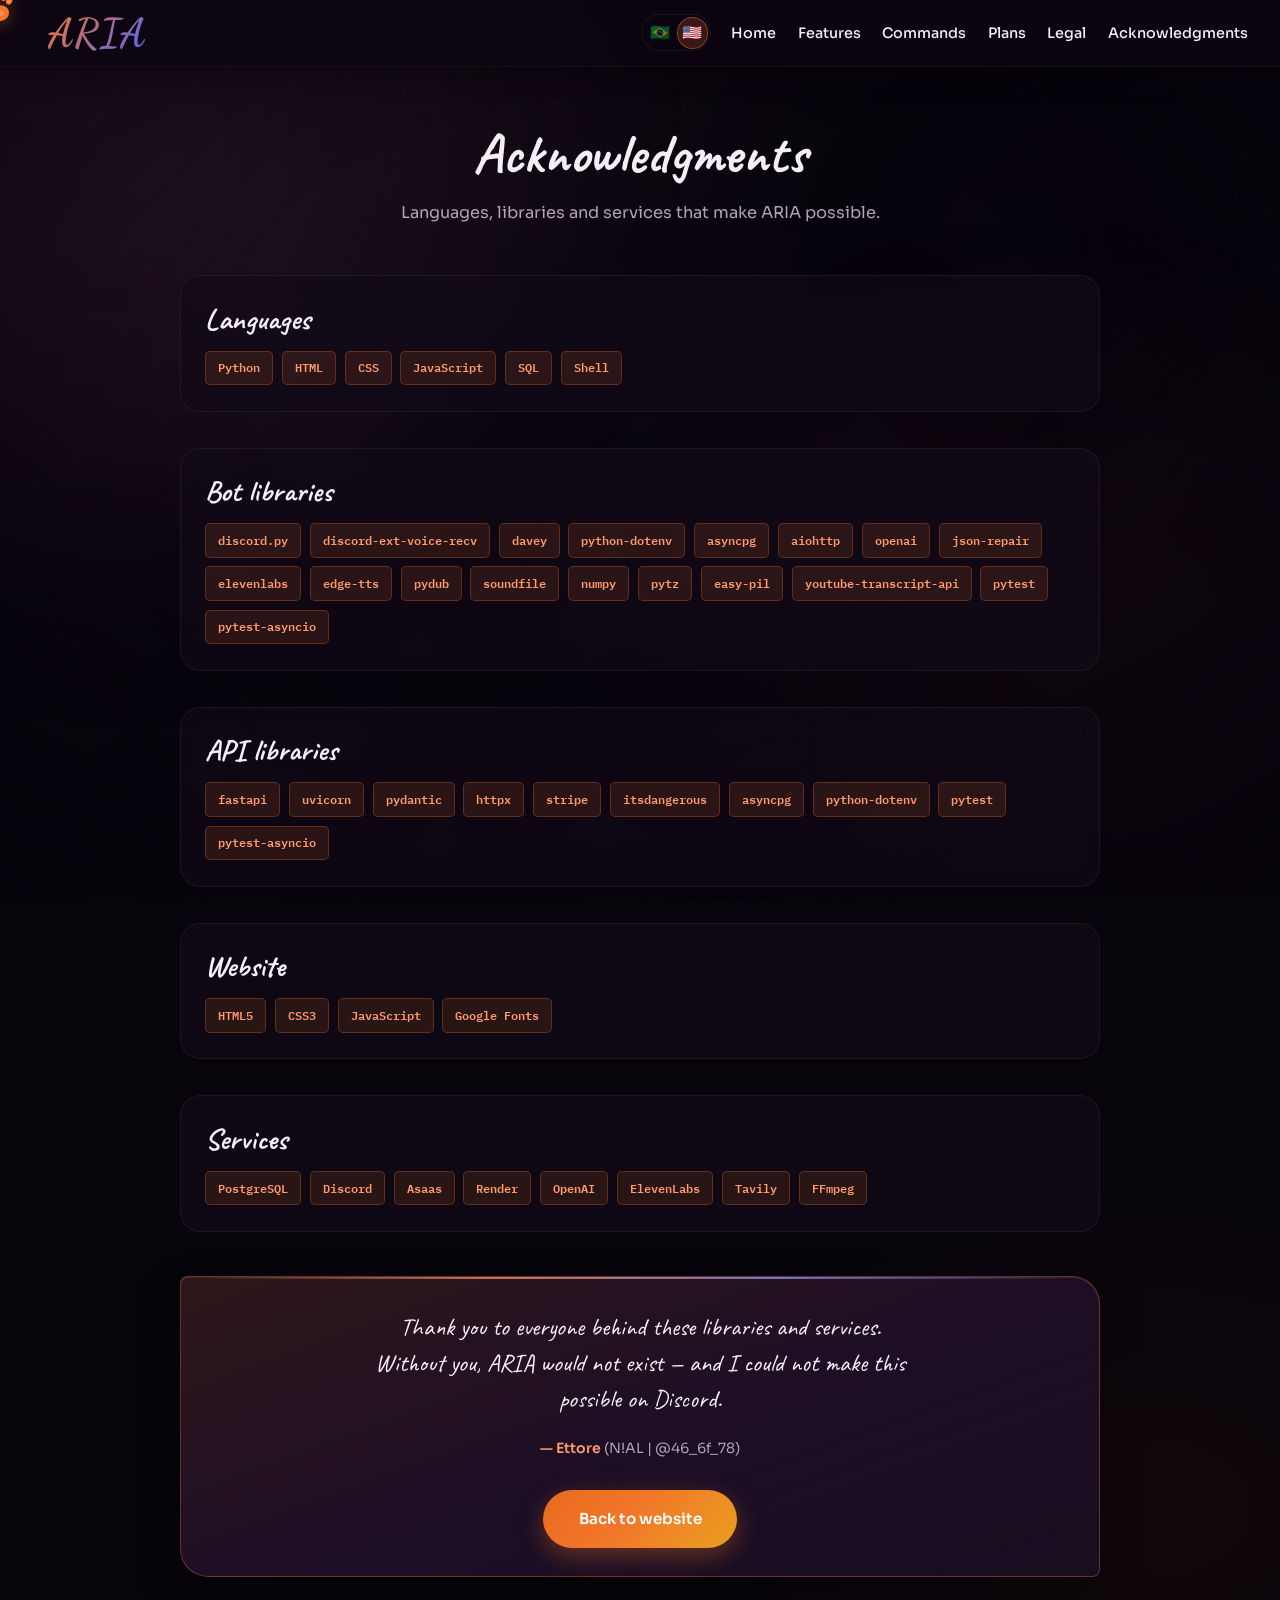
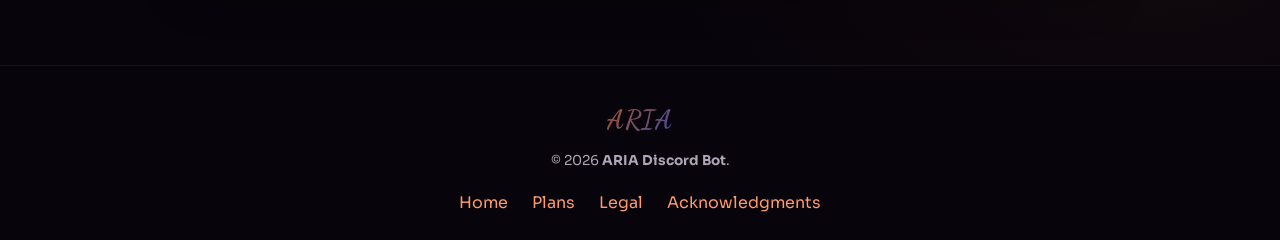
<file: acknowledgments/index.html>
<!DOCTYPE html>
<html lang="pt-BR">
<head>
    <meta charset="UTF-8">
    <meta name="viewport" content="width=device-width, initial-scale=1.0">
    <title>Agradecimentos — ARIA</title>

    <meta name="description" content="Linguagens, bibliotecas e serviços que tornam a ARIA possível.">
    <meta name="theme-color" content="#F2752A">
    <link rel="icon" href="https://raw.githubusercontent.com/EttoreMatos/ARIA_webpage/refs/heads/main/favicon.ico">

    <meta property="og:type" content="website">
    <meta property="og:locale" content="pt_BR">
    <meta property="og:title" content="Agradecimentos — ARIA">
    <meta property="og:description" content="Linguagens, bibliotecas e serviços que tornam a ARIA possível.">
    <meta property="og:url" content="https://ariawebpage.onrender.com/acknowledgments/">
    <meta property="og:site_name" content="ARIA Bot">
    <meta property="og:image" content="https://cdn.jsdelivr.net/gh/EttoreMatos/ARIA_webpage@main/banner.png">

    <link rel="preconnect" href="https://fonts.googleapis.com">
    <link rel="preconnect" href="https://fonts.gstatic.com" crossorigin>
    <link href="https://fonts.googleapis.com/css2?family=Caveat:wght@400;700&family=Dancing+Script:wght@700&family=IBM+Plex+Mono:wght@400;600&family=Sora:wght@300;400;500;600;700&display=swap" rel="stylesheet">
    <link rel="stylesheet" href="../style.css?v=20261020-i18n1">
</head>
<body class="page-ack">

    <div class="bg-blobs" aria-hidden="true">
        <div class="blob blob-1"></div>
        <div class="blob blob-2"></div>
        <div class="blob blob-3"></div>
        <div class="blob blob-4"></div>
        <div class="blob blob-5"></div>
    </div>
    <div class="bg-grain" aria-hidden="true"></div>

    <div class="cursor" id="cursor">
        <svg viewBox="0 0 170 200" xmlns="http://www.w3.org/2000/svg" id="pawSvg">
          <path d="M85 196 C62 194 44 178 44 158 C44 138 62 124 85 124 C108 124 126 138 126 158 C126 178 108 194 85 196Z" fill="#F2752A"/>
          <ellipse cx="87"  cy="160" rx="15" ry="12"  fill="#FF9A6C" opacity="0.6"/>
          <ellipse cx="46"  cy="102" rx="14" ry="19"  fill="#F2752A" transform="rotate(-22 44 100)"/>
          <ellipse cx="72"  cy="86"  rx="14" ry="19"  fill="#F2752A" transform="rotate(-7 70 84)"/>
          <ellipse cx="102" cy="86"  rx="14" ry="19"  fill="#F2752A" transform="rotate(7 100 84)"/>
          <ellipse cx="128" cy="102" rx="14" ry="19"  fill="#F2752A" transform="rotate(22 126 100)"/>
          <ellipse cx="46"  cy="106" rx="8"  ry="10"  fill="#FF9A6C" opacity="0.6" transform="rotate(-22 44 104)"/>
          <ellipse cx="72"  cy="90"  rx="8"  ry="10"  fill="#FF9A6C" opacity="0.6" transform="rotate(-7 70 88)"/>
          <ellipse cx="102" cy="90"  rx="8"  ry="10"  fill="#FF9A6C" opacity="0.6" transform="rotate(7 100 88)"/>
          <ellipse cx="128" cy="106" rx="8"  ry="10"  fill="#FF9A6C" opacity="0.6" transform="rotate(22 126 104)"/>
        </svg>
    </div>

    <nav id="navbar" class="scrolled">
        <div class="container">
            <a class="logo aria-name-styled" href="/">ARIA</a>
            <div class="nav-end">
                <ul class="nav-links" id="primaryNav">
                    <li><a href="/#home">Início</a></li>
                    <li><a href="/#features">Recursos</a></li>
                    <li><a href="/#commands">Comandos</a></li>
                    <li><a href="/#pricing">Planos</a></li>
                    <li><a href="/legal/">Jurídico</a></li>
                    <li><a href="/acknowledgments/">Agradecimentos</a></li>
                </ul>
                <button type="button" class="nav-toggle" id="navToggle" aria-expanded="false" aria-controls="primaryNav" aria-label="Abrir menu">
                    <span class="nav-toggle-bar" aria-hidden="true"></span>
                    <span class="nav-toggle-bar" aria-hidden="true"></span>
                    <span class="nav-toggle-bar" aria-hidden="true"></span>
                </button>
            </div>
        </div>
    </nav>
    <div class="nav-backdrop" id="navBackdrop" hidden></div>

    <main class="ack-page">
        <div class="container">
            <header class="ack-hero">
                <h1 class="section-title">Agradecimentos</h1>
                <p class="ack-intro">Linguagens, bibliotecas e serviços que tornam a ARIA possível.</p>
            </header>

            <section class="ack-block">
                <h3>Linguagens</h3>
                <div class="ack-tags">
                    <span class="ack-tag">Python</span>
                    <span class="ack-tag">HTML</span>
                    <span class="ack-tag">CSS</span>
                    <span class="ack-tag">JavaScript</span>
                    <span class="ack-tag">SQL</span>
                    <span class="ack-tag">Shell</span>
                </div>
            </section>

            <section class="ack-block">
                <h3>Bibliotecas — bot</h3>
                <div class="ack-tags">
                    <span class="ack-tag">discord.py</span>
                    <span class="ack-tag">discord-ext-voice-recv</span>
                    <span class="ack-tag">davey</span>
                    <span class="ack-tag">python-dotenv</span>
                    <span class="ack-tag">asyncpg</span>
                    <span class="ack-tag">aiohttp</span>
                    <span class="ack-tag">openai</span>
                    <span class="ack-tag">json-repair</span>
                    <span class="ack-tag">elevenlabs</span>
                    <span class="ack-tag">edge-tts</span>
                    <span class="ack-tag">pydub</span>
                    <span class="ack-tag">soundfile</span>
                    <span class="ack-tag">numpy</span>
                    <span class="ack-tag">pytz</span>
                    <span class="ack-tag">easy-pil</span>
                    <span class="ack-tag">youtube-transcript-api</span>
                    <span class="ack-tag">pytest</span>
                    <span class="ack-tag">pytest-asyncio</span>
                </div>
            </section>

            <section class="ack-block">
                <h3>Bibliotecas — API</h3>
                <div class="ack-tags">
                    <span class="ack-tag">fastapi</span>
                    <span class="ack-tag">uvicorn</span>
                    <span class="ack-tag">pydantic</span>
                    <span class="ack-tag">httpx</span>
                    <span class="ack-tag">stripe</span>
                    <span class="ack-tag">itsdangerous</span>
                    <span class="ack-tag">asyncpg</span>
                    <span class="ack-tag">python-dotenv</span>
                    <span class="ack-tag">pytest</span>
                    <span class="ack-tag">pytest-asyncio</span>
                </div>
            </section>

            <section class="ack-block">
                <h3>Site</h3>
                <div class="ack-tags">
                    <span class="ack-tag">HTML5</span>
                    <span class="ack-tag">CSS3</span>
                    <span class="ack-tag">JavaScript</span>
                    <span class="ack-tag">Google Fonts</span>
                </div>
            </section>

            <section class="ack-block">
                <h3>Serviços</h3>
                <div class="ack-tags">
                    <span class="ack-tag">PostgreSQL</span>
                    <span class="ack-tag">Discord</span>
                    <span class="ack-tag">Asaas</span>
                    <span class="ack-tag">Render</span>
                    <span class="ack-tag">OpenAI</span>
                    <span class="ack-tag">ElevenLabs</span>
                    <span class="ack-tag">Tavily</span>
                    <span class="ack-tag">FFmpeg</span>
                </div>
            </section>

            <section class="ack-note">
                <p class="ack-note-text">Obrigado a todo mundo por trás dessas libs e serviços. Sem vocês a ARIA não existiria — e eu também não teria como fazer isso ser possível no Discord.</p>
                <p class="ack-note-sign">— Ettore <span>(N!AL | @46_6f_78)</span></p>
                <a class="btn btn-primary ack-back" href="/">Voltar ao site</a>
            </section>
        </div>
    </main>

    <footer>
        <div class="container">
            <div class="logo-bottom aria-name-styled">ARIA</div>
            <p>&copy; 2026 <strong>ARIA Discord Bot</strong>.</p>
            <div class="footer-links">
                <a href="/">Início</a>
                <a href="/#pricing">Planos</a>
                <a href="/legal/">Jurídico</a>
                <a href="/acknowledgments/">Agradecimentos</a>
            </div>
        </div>
    </footer>

    <script>
        const navToggle = document.getElementById('navToggle');
        const navBackdrop = document.getElementById('navBackdrop');
        function setMobileNav(open) {
            document.body.classList.toggle('nav-open', open);
            if (navToggle) {
                navToggle.setAttribute('aria-expanded', open ? 'true' : 'false');
                navToggle.setAttribute('aria-label', open ? 'Fechar menu' : 'Abrir menu');
            }
            if (navBackdrop) {
                navBackdrop.hidden = !open;
                navBackdrop.classList.toggle('is-open', open);
            }
        }
        if (navToggle) navToggle.addEventListener('click', () => setMobileNav(!document.body.classList.contains('nav-open')));
        if (navBackdrop) navBackdrop.addEventListener('click', () => setMobileNav(false));
        document.querySelectorAll('#primaryNav a').forEach((link) => link.addEventListener('click', () => setMobileNav(false)));
        window.addEventListener('keydown', (e) => { if (e.key === 'Escape') setMobileNav(false); });
        window.addEventListener('resize', () => { if (window.innerWidth > 768) setMobileNav(false); });
    </script>
    <script defer src="../i18n.js?v=20261020-i18n1"></script>
    <script defer src="../paw.js"></script>
</body>
</html>
</file>
<file: style.css>
/* ── VARIÁVEIS INSPIRADAS NA ARIA ── */
:root {
    --primary: #F2752A; /* Laranja da pelagem */
    --primary-light: #FF9A6C; 
    --gold: #FFC857; /* Dourado quente para destacar os botões */
    --secondary: #603144; /* Roxo escuro do moletom*/
    --accent: #5865F2; /* Blurple, a cor tema do Discord */
    --accent-light: #8C99FF; /* Variante clara do blurple para texto/detalhes */
    
    --bg-deep: #07040b; /* Fundo principal, mais escuro e confortável */
    --bg-surface: #140c18; /* Fundo de cartões */
    --bg-glass: rgba(18, 11, 24, 0.72); /* Efeito vidro focado */
    
    --text-main: #F4EEF5; /* Branco suave de contraste */
    --text-muted: #AFA5B5; /* Texto secundário */
    
    --border-glass: rgba(255, 255, 255, 0.06);
    --border-accent: rgba(242, 117, 42, 0.2);

    --band-bg: rgba(43, 24, 58, 0.78);
    /* Stats: mesma família do resto da página, só um pouco mais leve */
    --stats-bg: rgba(32, 18, 46, 0.55);
    --wave-h: 28px;
    /* Onda mais suave e baixa para a transição home ↔ estatísticas */
    --wave-edge: url("data:image/svg+xml,%3Csvg xmlns='http://www.w3.org/2000/svg' viewBox='0 0 1440 24' preserveAspectRatio='none'%3E%3Cpath fill='%23000' d='M0 12C180 20 300 4 480 12s300-8 480 0 300 8 480 0v12H0Z'/%3E%3C/svg%3E");
    --wave-edge-bottom: url("data:image/svg+xml,%3Csvg xmlns='http://www.w3.org/2000/svg' viewBox='0 0 1440 24' preserveAspectRatio='none'%3E%3Cpath fill='%23000' d='M0 0h1440v12c-180 8-300-8-480 0s-300 8-480 0S180 4 0 12Z'/%3E%3C/svg%3E");
    
    --gradient-1: linear-gradient(135deg, var(--primary) 0%, var(--accent) 100%);
    --gradient-btn: linear-gradient(135deg, var(--primary) 0%, var(--gold) 100%);
    --gradient-glass: linear-gradient(135deg, rgba(255,255,255,0.05) 0%, rgba(255,255,255,0.01) 100%);
}

* { margin: 0; padding: 0; box-sizing: border-box; }

html { scroll-behavior: smooth; }

body {
    font-family: 'Sora', sans-serif;
    background:
        radial-gradient(1100px 680px at 14% 10%, rgba(62, 38, 78, 0.22), transparent 60%),
        radial-gradient(900px 620px at 90% 82%, rgba(92, 42, 28, 0.12), transparent 55%),
        radial-gradient(820px 480px at 50% 110%, rgba(48, 24, 40, 0.28), transparent 62%),
        var(--bg-deep);
    color: var(--text-main);
    overflow-x: hidden;
    line-height: 1.7;
    font-size: 1rem;
    cursor: none;
    position: relative;
    scrollbar-width: thin;
    scrollbar-color: rgba(242, 117, 42, 0.5) rgba(13, 6, 18, 0.85);
}

/* ── SCROLLBAR ── */
*::-webkit-scrollbar {
    width: 6px;
    height: 6px;
}
*::-webkit-scrollbar-track {
    background: rgba(13, 6, 18, 0.85);
}
*::-webkit-scrollbar-thumb {
    background: linear-gradient(180deg, #F2752A 0%, #6B345D 100%);
    border-radius: 999px;
    border: 1px solid #0d0612;
    min-height: 40px;
}
*::-webkit-scrollbar-thumb:hover {
    background: linear-gradient(180deg, #FF9A6C 0%, #5865F2 100%);
}
*::-webkit-scrollbar-corner {
    background: #0d0612;
}

/* ── CURSOR PATINHA ── */
* { cursor: none !important; }
input { cursor: text !important; }

.cursor {
    position: fixed;
    width: 44px;
    height: 44px; 
    pointer-events: none;
    z-index: 99999;
    transform: translate(-50%, -50%);
    transition: width 0.25s cubic-bezier(0.175, 0.885, 0.32, 1.275), 
                height 0.25s cubic-bezier(0.175, 0.885, 0.32, 1.275), 
                filter 0.3s ease, transform 0.1s ease-out;
    filter: drop-shadow(0 4px 8px rgba(242, 117, 42, 0.4));
}

.cursor svg { width: 100%; height: 100%; }

.cursor.hover {
    width: 58px;
    height: 58px; 
    transform: translate(-50%, -50%) rotate(-12deg) scale(1.1);
    filter: drop-shadow(0 6px 12px rgba(242, 117, 42, 0.6)) drop-shadow(0 0 20px rgba(176, 82, 209, 0.4));
}

/* ── TIPOGRAFIA & DESTAQUES ── */
.aria-name-styled {
    font-family: 'Dancing Script', cursive;
    font-weight: 700;
    background: var(--gradient-1);
    background-clip: text;
    -webkit-background-clip: text;
    -webkit-text-fill-color: transparent;
    letter-spacing: 0.02em;
    display: inline-block;
}

h1, h2, h3 { line-height: 1.2; }

.section-title {
    font-family: 'Caveat', cursive;
    font-size: 3.5rem;
    font-weight: 700;
    text-align: center;
    margin-bottom: 0.5rem;
    color: var(--text-main);
}
.section-subtitle {
    text-align: center;
    color: var(--text-muted);
    font-size: 1rem;
    margin-bottom: 4rem;
    max-width: 600px;
    margin-left: auto;
    margin-right: auto;
}

/* ── BACKGROUND ANIMADO (BLOBS) ── */
#particles-canvas {
    position: fixed;
    top: 0; left: 0;
    width: 100%; height: 100%;
    z-index: 0;
    pointer-events: none;
}

.bg-blobs {
    position: fixed;
    top: 0; left: 0;
    width: 100%; height: 100%;
    z-index: -1;
    overflow: hidden;
    background: transparent;
}

.bg-blobs::before {
    content: '';
    position: absolute;
    inset: -28%;
    background: conic-gradient(
        from 200deg at 48% 42%,
        transparent 0deg,
        rgba(70, 48, 92, 0.08) 48deg,
        transparent 92deg,
        rgba(120, 58, 36, 0.06) 155deg,
        transparent 210deg,
        rgba(88, 42, 102, 0.08) 278deg,
        transparent 360deg
    );
    filter: blur(56px);
    opacity: 0.55;
    animation: auroraDrift 72s linear infinite;
    pointer-events: none;
}

.bg-blobs::after {
    content: '';
    position: absolute;
    inset: 0;
    pointer-events: none;
    background:
        radial-gradient(ellipse 85% 72% at 50% 38%, transparent 38%, rgba(5, 2, 9, 0.72) 100%);
}

.bg-grain {
    position: fixed;
    inset: 0;
    z-index: 0;
    pointer-events: none;
    opacity: 0.035;
    mix-blend-mode: overlay;
    background-image: url("data:image/svg+xml,%3Csvg viewBox='0 0 256 256' xmlns='http://www.w3.org/2000/svg'%3E%3Cfilter id='n'%3E%3CfeTurbulence type='fractalNoise' baseFrequency='0.85' numOctaves='4' stitchTiles='stitch'/%3E%3C/filter%3E%3Crect width='100%25' height='100%25' filter='url(%23n)'/%3E%3C/svg%3E");
    background-size: 180px 180px;
}

.blob {
    position: absolute;
    border-radius: 42% 58% 63% 37% / 45% 38% 62% 55%;
    filter: blur(90px);
    opacity: 0.28;
    animation: moveBlob 28s infinite alternate cubic-bezier(0.4, 0, 0.2, 1);
    will-change: transform, border-radius;
}

.blob-1 {
    top: -14%; left: -12%;
    width: 54vw; height: 54vw;
    background: radial-gradient(circle at 35% 40%, #4a2438 0%, #2a1422 58%, transparent 78%);
    animation-delay: 0s;
}
.blob-2 {
    bottom: -22%; right: -12%;
    width: 62vw; height: 62vw;
    background: radial-gradient(circle at 60% 40%, rgba(160, 72, 36, 0.22) 0%, rgba(120, 48, 28, 0.06) 55%, transparent 78%);
    animation-delay: -5s;
    animation-duration: 34s;
}
.blob-3 {
    top: 28%; left: 38%;
    width: 42vw; height: 42vw;
    background: radial-gradient(circle at 50% 50%, rgba(92, 48, 118, 0.22) 0%, rgba(48, 42, 92, 0.08) 52%, transparent 76%);
    animation-delay: -10s;
    animation-duration: 22s;
}
.blob-4 {
    top: 8%; right: 6%;
    width: 28vw; height: 28vw;
    background: radial-gradient(circle at 50% 50%, rgba(58, 52, 110, 0.2) 0%, transparent 72%);
    animation-delay: -16s;
    animation-duration: 26s;
    opacity: 0.26;
}
.blob-5 {
    bottom: 18%; left: 8%;
    width: 24vw; height: 24vw;
    background: radial-gradient(circle at 50% 50%, rgba(180, 120, 48, 0.1) 0%, transparent 70%);
    animation-delay: -8s;
    animation-duration: 31s;
    opacity: 0.18;
}

@keyframes moveBlob {
    0% {
        transform: translate(0, 0) scale(1);
        border-radius: 42% 58% 63% 37% / 45% 38% 62% 55%;
    }
    50% {
        transform: translate(8%, 12%) scale(1.12);
        border-radius: 63% 37% 42% 58% / 55% 62% 38% 45%;
    }
    100% {
        transform: translate(-9%, 5%) scale(0.9);
        border-radius: 37% 63% 58% 42% / 62% 45% 55% 38%;
    }
}

@keyframes auroraDrift {
    0% { transform: rotate(0deg) scale(1); }
    50% { transform: rotate(180deg) scale(1.06); }
    100% { transform: rotate(360deg) scale(1); }
}

/* ── TOAST DE SUCESSO (TOPO) ── */
.top-toast {
    position: fixed;
    top: 0;
    left: 0;
    right: 0;
    z-index: 1200;
    display: flex;
    justify-content: center;
    align-items: center;
    max-height: 0;
    overflow: hidden;
    opacity: 0;
    pointer-events: none;
    background: rgba(12, 28, 18, 0.92);
    border-bottom: 1px solid rgba(76, 217, 123, 0.28);
    backdrop-filter: blur(10px);
    -webkit-backdrop-filter: blur(10px);
    transition: max-height 0.35s ease, opacity 0.3s ease, padding 0.35s ease;
}
.top-toast.is-visible {
    max-height: 56px;
    opacity: 1;
    padding: 0.7rem 1rem;
    pointer-events: auto;
}
.top-toast.is-leaving {
    max-height: 0;
    opacity: 0;
    padding: 0 1rem;
}
.top-toast-text {
    font-family: 'Sora', sans-serif;
    font-size: 0.92rem;
    font-weight: 500;
    letter-spacing: 0.01em;
    color: #4CD97B;
    text-align: center;
}

/* ── NAVBAR ── */
nav {
    position: fixed;
    top: 0; width: 100%;
    background: transparent;
    padding: 1.2rem 0;
    z-index: 1000;
    border-bottom: 1px solid transparent;
    box-shadow: none;
    transition: background 0.35s ease,
                padding 0.35s ease,
                box-shadow 0.35s ease,
                border-color 0.35s ease,
                backdrop-filter 0.35s ease,
                -webkit-backdrop-filter 0.35s ease;
}
nav.scrolled { 
    background: rgba(13, 6, 18, 0.82);
    backdrop-filter: blur(16px);
    -webkit-backdrop-filter: blur(16px);
    padding: 0.8rem 0;
    border-bottom-color: rgba(255, 255, 255, 0.04);
    box-shadow: 0 8px 24px rgba(0, 0, 0, 0.28);
}
nav .container {
    max-width: 100%;
    width: 100%;
    margin: 0 auto;
    padding: 0 2rem;
    display: flex;
    justify-content: space-between;
    align-items: center;
    position: relative;
}
.logo {
    font-size: 2.5rem;
    line-height: 1;
    z-index: 2;
    margin-left: 1rem;
}
a.logo {
    color: inherit;
    text-decoration: none;
}
.nav-end {
    display: flex;
    align-items: center;
    gap: 1.25rem;
    margin-left: auto;
    z-index: 2;
    position: relative;
}
.nav-links {
    display: flex;
    align-items: center;
    gap: 2rem;
    list-style: none;
    margin: 0;
    padding: 0;
    position: relative;
    transform: translateX(calc(-42vw + 220px));
    transition: transform 1s cubic-bezier(0.22, 1, 0.36, 1),
                gap 0.85s cubic-bezier(0.22, 1, 0.36, 1);
    will-change: transform;
}
nav.scrolled .nav-links {
    transform: translateX(0);
    gap: 1.35rem;
}
.nav-links a {
    color: var(--text-main);
    text-decoration: none;
    font-weight: 500;
    font-size: 0.9rem;
    line-height: 1;
    display: inline-flex;
    align-items: center;
    height: 40px;
    transition: color 0.3s ease;
    position: relative;
}
.nav-links a::after {
    content: '';
    position: absolute;
    bottom: 8px; left: 50%;
    width: 0; height: 2px;
    background: var(--primary);
    transition: all 0.3s ease;
    transform: translateX(-50%);
    border-radius: 2px;
}
.nav-links a:hover { color: var(--primary-light); }
.nav-links a:hover::after { width: 100%; }

.nav-auth {
    display: flex;
    align-items: center;
    margin-left: 0;
    min-height: 40px;
}
.nav-login-btn {
    display: inline-flex;
    align-items: center;
    justify-content: center;
    gap: 0.55rem;
    height: 40px;
    padding: 0 1.05rem;
    border-radius: 999px;
    border: 1px solid rgba(88, 101, 242, 0.55);
    background: linear-gradient(135deg, #5865F2 0%, #7289DA 100%);
    color: #fff;
    font-family: 'Sora', sans-serif;
    font-size: 0.85rem;
    font-weight: 600;
    cursor: pointer;
    transition: transform 0.2s ease, box-shadow 0.2s ease, filter 0.2s ease;
    box-shadow: 0 8px 20px rgba(88, 101, 242, 0.25);
}
.nav-login-btn:hover {
    transform: translateY(-1px);
    filter: brightness(1.06);
    box-shadow: 0 10px 24px rgba(88, 101, 242, 0.35);
}
.nav-login-btn svg { width: 16px; height: 16px; flex-shrink: 0; }
.nav-login-label-short { display: none; }

/* Botão hamburger (visível só no mobile) */
.nav-toggle {
    display: none;
    flex-direction: column;
    justify-content: center;
    align-items: center;
    gap: 5px;
    width: 44px;
    height: 44px;
    padding: 0;
    border: 1px solid var(--border-glass);
    border-radius: 12px;
    background: rgba(255, 255, 255, 0.04);
    color: var(--text-main);
    position: relative;
    z-index: 1002;
    transition: background 0.25s ease, border-color 0.25s ease;
}
.nav-toggle-bar {
    display: block;
    width: 18px;
    height: 2px;
    border-radius: 2px;
    background: currentColor;
    transition: transform 0.3s ease, opacity 0.25s ease;
}
.nav-toggle[aria-expanded="true"] .nav-toggle-bar:nth-child(1) {
    transform: translateY(7px) rotate(45deg);
}
.nav-toggle[aria-expanded="true"] .nav-toggle-bar:nth-child(2) {
    opacity: 0;
}
.nav-toggle[aria-expanded="true"] .nav-toggle-bar:nth-child(3) {
    transform: translateY(-7px) rotate(-45deg);
}
.nav-backdrop {
    position: fixed;
    inset: 0;
    z-index: 900;
    background: rgba(8, 4, 12, 0.55);
    backdrop-filter: blur(4px);
    -webkit-backdrop-filter: blur(4px);
    opacity: 0;
    pointer-events: none;
    transition: opacity 0.3s ease;
}
.nav-backdrop.is-open {
    opacity: 1;
    pointer-events: auto;
}
body.nav-open {
    overflow: hidden;
}

.nav-user-chip {
    display: none;
    position: relative;
    align-items: center;
}
.nav-user-chip.is-visible { display: inline-flex; }
.nav-user-trigger {
    display: inline-flex;
    align-items: center;
    justify-content: center;
    padding: 0;
    width: 40px;
    height: 40px;
    border: none;
    border-radius: 50%;
    background: transparent;
    cursor: pointer;
    transition: transform 0.2s ease, box-shadow 0.2s ease;
}
.nav-user-trigger:hover,
.nav-user-trigger[aria-expanded="true"] {
    transform: translateY(-1px);
    box-shadow: 0 0 0 2px #5865F2;
}
.nav-user-avatar {
    width: 40px;
    height: 40px;
    border-radius: 50%;
    object-fit: cover;
    border: 2px solid rgba(255, 255, 255, 0.14);
    background: #1e1f22;
    display: block;
}
.nav-user-menu {
    position: absolute;
    top: calc(100% + 0.75rem);
    right: 0;
    z-index: 1200;
    width: 340px;
    padding: 0 0 8px;
    border-radius: 12px;
    border: 1px solid rgba(0, 0, 0, 0.45);
    background: #111214;
    box-shadow: 0 12px 28px rgba(0, 0, 0, 0.45), 0 0 1px rgba(0, 0, 0, 0.6);
    display: flex;
    flex-direction: column;
    overflow: hidden;
    animation: navUserMenuIn 0.18s ease-out;
}
.nav-user-menu[hidden] { display: none !important; }
@keyframes navUserMenuIn {
    from { opacity: 0; transform: translateY(-8px) scale(0.98); }
    to { opacity: 1; transform: translateY(0) scale(1); }
}
.nav-user-banner {
    height: 72px;
    background: linear-gradient(135deg, #5865F2 0%, #4752C4 50%, #3c45a5 100%);
    background-size: cover;
    background-position: center;
}
.nav-user-banner.has-color {
    background-image: none;
}
.nav-user-banner.has-image {
    background-color: #1e1f22;
}
.nav-user-header {
    display: flex;
    align-items: flex-end;
    padding: 0 16px;
    margin-top: -38px;
    position: relative;
}
.nav-user-menu-avatar {
    width: 84px;
    height: 84px;
    border-radius: 50%;
    object-fit: cover;
    border: 7px solid #111214;
    background: #1e1f22;
    flex-shrink: 0;
    box-shadow: 0 0 0 1px rgba(0, 0, 0, 0.3);
}
.nav-user-card {
    margin: 10px 12px 0;
    padding: 12px;
    border-radius: 8px;
    background: #232428;
}
.nav-user-meta {
    display: flex;
    flex-direction: column;
    justify-content: center;
    min-width: 0;
    line-height: 1.3;
}
.nav-user-name {
    font-size: 1.05rem;
    font-weight: 700;
    color: #f2f3f5;
    max-width: 100%;
    white-space: nowrap;
    overflow: hidden;
    text-overflow: ellipsis;
}
.nav-user-plan {
    display: inline-flex;
    align-items: center;
    align-self: flex-start;
    margin-top: 0.45rem;
    font-size: 0.72rem;
    font-weight: 600;
    letter-spacing: 0.02em;
    color: #b5bac1;
    background: #1e1f22;
    border: 1px solid #2b2d31;
    border-radius: 4px;
    padding: 0.2rem 0.5rem;
}

.nav-user-plan.is-premium {
    color: #f0b132;
    background: rgba(240, 177, 50, 0.12);
    border-color: rgba(240, 177, 50, 0.35);
}
.nav-user-menu-panel {
    margin: 8px 12px 0;
    padding: 6px;
    border-radius: 8px;
    background: #232428;
    display: flex;
    flex-direction: column;
    gap: 2px;
}
.nav-user-menu-item {
    width: 100%;
    display: flex;
    align-items: center;
    gap: 0.7rem;
    min-height: 38px;
    padding: 0 0.65rem;
    border-radius: 4px;
    border: none;
    background: transparent;
    color: #dbdee1;
    font-family: 'Sora', sans-serif;
    font-size: 0.88rem;
    font-weight: 500;
    text-align: left;
    cursor: pointer;
    transition: background 0.12s ease, color 0.12s ease;
}
.nav-user-menu-item svg {
    width: 18px;
    height: 18px;
    flex-shrink: 0;
    opacity: 0.95;
}
.nav-user-menu-item:hover {
    background: #5865F2;
    color: #fff;
}
.nav-user-menu-item.is-danger:hover {
    background: #da373c;
    color: #fff;
}
.nav-user-menu-divider {
    height: 1px;
    margin: 4px 6px;
    background: rgba(255, 255, 255, 0.06);
}
.nav-user-menu-item[hidden] {
    display: none !important;
}

.auth-waiting {
    position: fixed;
    inset: 0;
    z-index: 10000;
    display: none;
    align-items: center;
    justify-content: center;
    background: rgba(8, 4, 12, 0.72);
    backdrop-filter: blur(10px);
    -webkit-backdrop-filter: blur(10px);
}
.auth-waiting.is-visible { display: flex; }
.auth-waiting-card {
    width: min(360px, calc(100vw - 2rem));
    padding: 2.2rem 1.8rem 1.6rem;
    border-radius: 22px;
    border: 1px solid var(--border-glass);
    background: linear-gradient(180deg, rgba(40, 24, 52, 0.95), rgba(22, 12, 32, 0.98));
    box-shadow: 0 24px 60px rgba(0, 0, 0, 0.45);
    text-align: center;
}
.auth-doughnut {
    width: 76px;
    height: 76px;
    margin: 0 auto 1.35rem;
    border-radius: 50%;
    position: relative;
    border: 3px solid rgba(255, 255, 255, 0.06);
    border-top-color: var(--primary);
    border-right-color: #FFC857;
    box-shadow:
        0 0 0 1px rgba(242, 117, 42, 0.08),
        0 0 28px rgba(242, 117, 42, 0.22);
    animation: auth-spin 0.8s linear infinite;
}
.auth-doughnut::before {
    content: '';
    position: absolute;
    inset: 8px;
    border-radius: 50%;
    border: 3px solid transparent;
    border-bottom-color: var(--accent);
    border-left-color: var(--primary-light);
    animation: auth-spin 1.15s linear infinite reverse;
}
.auth-doughnut::after {
    content: '';
    position: absolute;
    inset: 22px;
    border-radius: 50%;
    background: radial-gradient(circle, rgba(242, 117, 42, 0.35) 0%, transparent 70%);
    animation: auth-glow 1.4s ease-in-out infinite alternate;
}
@keyframes auth-spin {
    to { transform: rotate(360deg); }
}
@keyframes auth-glow {
    from { opacity: 0.45; transform: scale(0.9); }
    to { opacity: 1; transform: scale(1.08); }
}
.auth-waiting-card h3 {
    font-family: 'Sora', sans-serif;
    font-size: 1.05rem;
    font-weight: 600;
    color: var(--text-main);
    margin-bottom: 0.45rem;
}
.auth-waiting-card p {
    font-size: 0.88rem;
    color: var(--text-muted);
    margin-bottom: 1.3rem;
    line-height: 1.5;
}
.auth-waiting-cancel {
    height: 38px;
    padding: 0 1.1rem;
    border-radius: 999px;
    border: 1px solid rgba(255, 255, 255, 0.1);
    background: transparent;
    color: var(--text-muted);
    font-family: 'Sora', sans-serif;
    font-size: 0.82rem;
    font-weight: 600;
    cursor: pointer;
}
.auth-waiting-cancel:hover {
    color: var(--text-main);
    border-color: rgba(255, 255, 255, 0.22);
}

/* ── MODAL DE SERVIDORES ── */
.guild-modal {
    position: fixed;
    inset: 0;
    z-index: 10001;
    display: none;
    align-items: center;
    justify-content: center;
    padding: 1.25rem;
}
.guild-modal.is-visible { display: flex; }
.guild-modal-backdrop {
    position: absolute;
    inset: 0;
    background: rgba(8, 4, 12, 0.78);
    backdrop-filter: blur(10px);
    -webkit-backdrop-filter: blur(10px);
}
.guild-modal-card {
    position: relative;
    z-index: 1;
    width: min(720px, calc(100vw - 2rem));
    max-height: min(88vh, 780px);
    overflow: auto;
    padding: 2.4rem 2rem 2rem;
    border-radius: 24px;
    border: 1px solid var(--border-glass);
    background: linear-gradient(180deg, rgba(40, 24, 52, 0.97), rgba(18, 10, 28, 0.99));
    box-shadow: 0 28px 70px rgba(0, 0, 0, 0.5);
    text-align: center;
}
.guild-modal-close {
    position: absolute;
    top: 0.85rem;
    right: 1rem;
    width: 40px;
    height: 40px;
    border: none;
    border-radius: 50%;
    background: rgba(255, 255, 255, 0.05);
    color: var(--text-muted);
    font-size: 1.5rem;
    line-height: 1;
    cursor: pointer;
    transition: color 0.2s ease, background 0.2s ease;
}
.guild-modal-close:hover {
    color: var(--text-main);
    background: rgba(242, 117, 42, 0.18);
}
.guild-modal-view h3 {
    font-family: 'Sora', sans-serif;
    font-size: 1.35rem;
    font-weight: 600;
    color: var(--text-main);
    margin-bottom: 0.5rem;
}
.guild-modal-hint {
    font-size: 0.95rem;
    color: var(--text-muted);
    margin-bottom: 1.75rem;
    line-height: 1.5;
}
.guild-modal-empty {
    font-size: 0.95rem;
    color: var(--text-muted);
    padding: 2rem 0.5rem;
}
.guild-balloon-grid {
    display: grid;
    grid-template-columns: repeat(auto-fill, minmax(120px, 1fr));
    gap: 1.35rem 1rem;
    justify-items: center;
}
.guild-balloon {
    width: 100%;
    max-width: 128px;
    padding: 0.45rem 0.25rem;
    border: none;
    background: transparent;
    color: var(--text-main);
    font-family: 'Sora', sans-serif;
    cursor: pointer;
    display: flex;
    flex-direction: column;
    align-items: center;
    gap: 0.55rem;
    transition: transform 0.2s ease;
}
.guild-balloon:hover,
.guild-balloon:focus-visible {
    transform: translateY(-4px);
    outline: none;
}
.guild-balloon-avatar {
    width: 88px;
    height: 88px;
    border-radius: 50%;
    object-fit: cover;
    border: 3px solid rgba(255, 255, 255, 0.12);
    background: var(--bg-surface);
    box-shadow: 0 10px 26px rgba(0, 0, 0, 0.38);
    transition: border-color 0.2s ease, box-shadow 0.2s ease;
}
.guild-balloon:hover .guild-balloon-avatar,
.guild-balloon:focus-visible .guild-balloon-avatar {
    border-color: rgba(242, 117, 42, 0.65);
    box-shadow: 0 12px 30px rgba(242, 117, 42, 0.3);
}
.guild-balloon-fallback {
    display: flex;
    align-items: center;
    justify-content: center;
    font-size: 1.75rem;
    font-weight: 700;
    color: #fff;
    background: linear-gradient(135deg, var(--primary) 0%, var(--secondary) 100%);
}
.guild-balloon-name {
    font-size: 0.82rem;
    font-weight: 600;
    line-height: 1.3;
    max-width: 100%;
    display: -webkit-box;
    -webkit-line-clamp: 2;
    line-clamp: 2;
    -webkit-box-orient: vertical;
    overflow: hidden;
}
.guild-modal-actions {
    display: flex;
    flex-wrap: wrap;
    gap: 0.7rem;
    justify-content: center;
}
.guild-modal-actions .btn {
    min-width: 160px;
    padding: 0.85rem 1.4rem;
    font-size: 0.88rem;
}

/* ── BOTÕES MODERNOS ── */
.btn {
    padding: 1rem 2.2rem;
    border-radius: 100px;
    text-decoration: none;
    font-weight: 600;
    font-size: 0.95rem;
    transition: transform 0.3s cubic-bezier(0.175, 0.885, 0.32, 1.275),
                box-shadow 0.3s ease,
                filter 0.3s ease,
                background 0.3s ease,
                border-color 0.3s ease;
    border: none;
    cursor: none;
    display: inline-flex;
    align-items: center;
    justify-content: center;
    gap: 0.5rem;
    position: relative;
    isolation: isolate;
    z-index: 1;
}
.btn-primary {
    background: linear-gradient(135deg, #E86A1F 0%, #F2752A 42%, #E8A020 100%);
    color: #fff;
    box-shadow: 0 8px 24px rgba(232, 106, 31, 0.38);
}
.btn-primary:hover {
    transform: translateY(-3px);
    filter: brightness(1.05);
    box-shadow: 0 12px 32px rgba(232, 106, 31, 0.5);
}
.btn-secondary {
    background: rgba(27, 16, 35, 0.85);
    color: var(--text-main);
    border: 1px solid rgba(242, 117, 42, 0.45);
    box-shadow: 0 6px 18px rgba(0, 0, 0, 0.25);
}
.btn-secondary:hover {
    border-color: var(--primary);
    background: rgba(242, 117, 42, 0.14);
    transform: translateY(-3px);
}
.btn:disabled,
.btn[disabled] {
    opacity: 0.55;
    cursor: not-allowed !important;
    transform: none !important;
    box-shadow: none !important;
    pointer-events: none;
    filter: none !important;
}
.btn.is-loading {
    opacity: 1 !important;
    pointer-events: none;
    min-height: 3.2rem;
}
.btn.is-loading .btn-spinner {
    display: inline-block;
    width: 1.25rem;
    height: 1.25rem;
    border-radius: 50%;
    border: 2.5px solid rgba(255, 255, 255, 0.22);
    border-top-color: #fff;
    border-right-color: #FFC857;
    animation: auth-spin 0.7s linear infinite;
    flex-shrink: 0;
}
.btn-secondary.is-loading .btn-spinner {
    border-color: rgba(242, 117, 42, 0.2);
    border-top-color: var(--primary);
    border-right-color: var(--accent-light);
}
.nav-user-menu-item.is-loading {
    justify-content: center;
    pointer-events: none;
    opacity: 0.85;
}
.nav-user-menu-item.is-loading .btn-spinner {
    display: inline-block;
    width: 1.1rem;
    height: 1.1rem;
    border-radius: 50%;
    border: 2px solid rgba(255, 255, 255, 0.2);
    border-top-color: #fff;
    border-right-color: #8C99FF;
    animation: auth-spin 0.7s linear infinite;
}
.sr-only {
    position: absolute;
    width: 1px;
    height: 1px;
    padding: 0;
    margin: -1px;
    overflow: hidden;
    clip: rect(0, 0, 0, 0);
    white-space: nowrap;
    border: 0;
}
.plan-cta[hidden] {
    display: none !important;
}

@media (hover: none), (pointer: coarse) {
    body,
    * {
        cursor: auto !important;
    }
    input,
    textarea,
    select {
        cursor: text !important;
    }
    .cursor {
        display: none !important;
    }
}

/* ── SECÇÃO HERO ── */
.hero {
    min-height: 100vh;
    display: flex;
    align-items: center;
    padding: 8rem 2rem 5.5rem;
    position: relative;
    z-index: 1;
    overflow: visible;
}
/* Transição home → estatísticas: a onda sólida vem da máscara da .stats */
.hero::after {
    display: none;
}
.hero-atmosphere {
    position: absolute;
    inset: 0;
    pointer-events: none;
    z-index: 0;
    overflow: hidden;
}
/* Filtro roxo suave sobre o fundo da home */
.hero-atmosphere::before {
    content: '';
    position: absolute;
    inset: 0;
    background: rgba(18, 10, 28, 0.18);
    pointer-events: none;
}
.hero-glow {
    position: absolute;
    border-radius: 50%;
    filter: blur(70px);
    opacity: 0.22;
}
.hero-glow-left {
    width: min(48vw, 520px);
    height: min(48vw, 520px);
    left: -8%;
    top: 18%;
    background: rgba(62, 42, 92, 0.16);
}
.hero-glow-right {
    width: min(42vw, 420px);
    height: min(42vw, 420px);
    right: 4%;
    top: 22%;
    background: rgba(120, 52, 32, 0.1);
}
.hero .container {
    max-width: 1200px;
    width: 100%;
    margin: 0 auto;
    display: grid;
    grid-template-columns: 1.1fr 0.9fr;
    gap: 4rem;
    align-items: center;
    position: relative;
    z-index: 1;
}
.hero-content {
    align-self: center;
    transform: translate(-10px, -1.5rem);
    max-width: 620px;
}
.hero-content h1 {
    font-family: 'Sora', sans-serif;
    font-weight: 700;
    font-size: 3.85rem;
    line-height: 1.15;
    margin-bottom: 1.5rem;
    animation: fadeInUp 0.8s ease-out;
}
.hero-content h1 .aria-name-styled {
    font-size: 4.9rem;
    margin-left: 3px;
}
.hero-content .subtitle {
    font-size: 1.2rem;
    color: var(--text-muted);
    margin-bottom: 1.1rem;
    animation: fadeInUp 0.8s ease-out 0.2s both;
    line-height: 1.65;
}
.subtitle-short { display: none; }
.hero-note {
    font-size: 1.02rem !important;
    opacity: 0.85;
}
.cta-buttons {
    display: flex;
    gap: 1rem;
    margin-top: 0.55rem;
    animation: fadeInUp 0.8s ease-out 0.4s both;
}
.cta-buttons .btn {
    font-size: 1.02rem;
    padding: 0.95rem 1.55rem;
}

/* ── HERO IMAGE ── */
.hero-image-wrapper {
    position: relative;
    animation: fadeInRight 1s ease-out 0.3s both;
    display: flex;
    justify-content: center;
    align-items: flex-end;
    min-height: 420px;
    overflow: visible;
}
.hero-image {
    position: relative;
    z-index: 1;
    width: 100%;
    max-width: 480px;
    filter: drop-shadow(0 12px 28px rgba(0,0,0,0.45));
    will-change: transform;
    overflow: visible;
}
.hero-image-floor {
    position: absolute;
    left: 43%;
    bottom: 2px;
    width: 96%;
    height: 72px;
    transform: translate(-50%, calc(58% - 2px));
    background: radial-gradient(ellipse at center,
        rgba(242, 117, 42, 0.7) 0%,
        rgba(242, 117, 42, 0.38) 28%,
        rgba(242, 117, 42, 0.16) 48%,
        rgba(107, 52, 93, 0.1) 62%,
        transparent 78%);
    border-radius: 50%;
    filter: blur(20px);
    z-index: 0;
    pointer-events: none;
}
.hero-image .aria-glitch-base {
    position: relative;
    z-index: 1;
    width: 100%;
    height: auto;
    display: block;
}

.aria-glitch {
    position: relative;
    z-index: 1;
    isolation: isolate;
    overflow: hidden;
}

.aria-glitch-layer,
.aria-glitch-rgb {
    position: absolute;
    inset: 0;
    width: 100%;
    height: 100%;
    object-fit: contain;
    object-position: center top;
    opacity: 0;
    pointer-events: none;
    mix-blend-mode: screen;
}

.aria-glitch-layer { z-index: 2; }
.aria-glitch-rgb { z-index: 3; }

.aria-glitch-bars {
    position: absolute;
    inset: 0;
    z-index: 4;
    overflow: hidden;
    pointer-events: none;
}

.aria-glitch-bar {
    position: absolute;
    left: 8%;
    height: 3px;
    display: block;
    opacity: 0;
    mix-blend-mode: screen;
}

.aria-glitch.is-glitch-classic {
    animation: ariaGlitchJump 1s step-end both;
}

.aria-glitch.is-glitch-rgb {
    animation: ariaRgbJump 1s step-end both;
}

.aria-glitch.is-glitch-classic .glitch-cyan {
    filter: hue-rotate(38deg) saturate(2.2) brightness(1.14);
    animation: ariaGlitchCyan 1s step-end both;
}

.aria-glitch.is-glitch-classic .glitch-violet {
    filter: hue-rotate(-34deg) saturate(2.5) brightness(1.08);
    animation: ariaGlitchViolet 1s step-end both;
}

.aria-glitch.is-glitch-rgb .glitch-red {
    filter: grayscale() brightness(1.5) sepia() saturate(10) hue-rotate(305deg);
    animation: ariaRgbImageRed 1s step-end both;
}

.aria-glitch.is-glitch-rgb .glitch-green {
    filter: grayscale() brightness(1.35) sepia() saturate(9) hue-rotate(80deg);
    animation: ariaRgbImageGreen 1s step-end both;
}

.aria-glitch.is-glitch-rgb .glitch-blue {
    filter: grayscale() brightness(1.55) sepia() saturate(11) hue-rotate(190deg);
    animation: ariaRgbImageBlue 1s step-end both;
}

.aria-glitch.is-glitch-rgb .aria-glitch-bar-red {
    background: #ff294f;
    box-shadow: 0 0 12px #ff294fcc;
    animation: ariaRgbBarRed 1s step-end both;
}

.aria-glitch.is-glitch-rgb .aria-glitch-bar-green {
    background: #3dff9a;
    box-shadow: 0 0 12px #3dff9ac7;
    animation: ariaRgbBarGreen 1s step-end both;
}

.aria-glitch.is-glitch-rgb .aria-glitch-bar-blue {
    background: #438cff;
    box-shadow: 0 0 12px #438cffd1;
    animation: ariaRgbBarBlue 1s step-end both;
}

@keyframes ariaGlitchJump {
    0%, to { transform: translate(0); }
    12% { transform: translate(-2px) skew(-0.35deg); }
    31% { transform: translate(1px) skew(0.25deg); }
    52% { transform: translate(-2px) skew(-0.2deg); }
    76% { transform: translate(1px); }
}

@keyframes ariaRgbJump {
    0%, to { transform: translate(0) scaleX(1); }
    9% { transform: translate(-4px) scaleX(1.025) skew(-0.8deg); }
    23% { transform: translate(5px) scaleX(0.985) skew(0.55deg); }
    41% { transform: translate(-6px) scaleX(1.035) skew(-1deg); }
    59% { transform: translate(3px) scaleX(0.99) skew(0.35deg); }
    78% { transform: translate(-3px) scaleX(1.02); }
}

@keyframes ariaGlitchCyan {
    0%, to { opacity: 0; clip-path: inset(0); transform: translate(0); }
    8% { opacity: 0.38; clip-path: inset(18% 0 70%); transform: translate(-4px); }
    19% { opacity: 0.62; clip-path: inset(37% 0 52%); transform: translate(-7px); }
    31% { opacity: 0.4; clip-path: inset(50% 0 40%); transform: translate(4px); }
    44% { opacity: 0.76; clip-path: inset(63% 0 29%); transform: translate(-9px); }
    58% { opacity: 0.48; clip-path: inset(15% 0 75%); transform: translate(5px); }
    72% { opacity: 0.68; clip-path: inset(73% 0 20%); transform: translate(-5px); }
    86% { opacity: 0.12; clip-path: inset(0); transform: translate(0); }
}

@keyframes ariaGlitchViolet {
    0%, to { opacity: 0; clip-path: inset(0); transform: translate(0); }
    11% { opacity: 0.5; clip-path: inset(29% 0 60%); transform: translate(7px); }
    25% { opacity: 0.72; clip-path: inset(48% 0 43%); transform: translate(-8px); }
    39% { opacity: 0.44; clip-path: inset(73% 0 19%); transform: translate(6px); }
    53% { opacity: 0.66; clip-path: inset(20% 0 68%); transform: translate(-7px); }
    68% { opacity: 0.38; clip-path: inset(55% 0 37%); transform: translate(4px); }
    82% { opacity: 0.72; clip-path: inset(64% 0 27%); transform: translate(8px); }
    93% { opacity: 0.4; clip-path: inset(68% 0 22%); transform: translate(-3px); }
}

@keyframes ariaRgbImageRed {
    0%, to { opacity: 0; clip-path: inset(0); transform: translate(0); }
    12% { opacity: 0.72; clip-path: inset(16% 0 74%); transform: translate(-12px); }
    32% { opacity: 0.45; clip-path: inset(43% 0 50%); transform: translate(9px); }
    54% { opacity: 0.8; clip-path: inset(67% 0 26%); transform: translate(-8px); }
    76% { opacity: 0.62; clip-path: inset(29% 0 63%); transform: translate(11px); }
}

@keyframes ariaRgbImageGreen {
    0%, to { opacity: 0; clip-path: inset(0); transform: translate(0); }
    18% { opacity: 0.68; clip-path: inset(35% 0 57%); transform: translate(11px); }
    39% { opacity: 0.44; clip-path: inset(58% 0 35%); transform: translate(-10px); }
    61% { opacity: 0.76; clip-path: inset(19% 0 71%); transform: translate(7px); }
    83% { opacity: 0.58; clip-path: inset(73% 0 18%); transform: translate(-8px); }
}

@keyframes ariaRgbImageBlue {
    0%, to { opacity: 0; clip-path: inset(0); transform: translate(0); }
    9% { opacity: 0.6; clip-path: inset(57% 0 34%); transform: translate(8px); }
    29% { opacity: 0.78; clip-path: inset(24% 0 66%); transform: translate(-13px); }
    49% { opacity: 0.46; clip-path: inset(70% 0 20%); transform: translate(10px); }
    71% { opacity: 0.7; clip-path: inset(45% 0 46%); transform: translate(-9px); }
    88% { opacity: 0.4; clip-path: inset(13% 0 77%); transform: translate(6px); }
}

@keyframes ariaRgbBarRed {
    0%, to { opacity: 0; width: 0; top: 0; transform: translate(0) skew(0); }
    13% { opacity: 0.9; width: 80%; top: 29%; transform: translate(9%); }
    34% { opacity: 0.7; width: 67%; top: 61%; transform: translate(18%) skew(-8deg); }
    57% { opacity: 0.95; width: 88%; top: 44%; transform: translate(-3%) skew(4deg); }
    79% { opacity: 0.65; width: 73%; top: 75%; transform: translate(14%); }
}

@keyframes ariaRgbBarGreen {
    0%, to { opacity: 0; width: 0; top: 0; transform: translate(0) skew(0); }
    20% { opacity: 0.88; width: 84%; top: 53%; transform: translate(5%) skew(6deg); }
    42% { opacity: 0.72; width: 70%; top: 23%; transform: translate(22%); }
    64% { opacity: 0.9; width: 90%; top: 72%; transform: translate(-4%) skew(-7deg); }
    85% { opacity: 0.65; width: 76%; top: 39%; transform: translate(12%); }
}

@keyframes ariaRgbBarBlue {
    0%, to { opacity: 0; width: 0; top: 0; transform: translate(0) skew(0); }
    10% { opacity: 0.85; width: 76%; top: 68%; transform: translate(14%) skew(-7deg); }
    31% { opacity: 0.95; width: 91%; top: 38%; transform: translate(-3%); }
    52% { opacity: 0.7; width: 68%; top: 17%; transform: translate(23%) skew(9deg); }
    74% { opacity: 0.9; width: 83%; top: 56%; transform: translate(6%); }
    90% { opacity: 0.55; width: 72%; top: 31%; transform: translate(17%); }
}

@media (prefers-reduced-motion: reduce) {
    .bg-blobs::before,
    .blob,
    .hero-image {
        animation: none;
    }
    .aria-glitch.is-glitch-classic,
    .aria-glitch.is-glitch-rgb,
    .aria-glitch.is-glitch-classic .aria-glitch-layer,
    .aria-glitch.is-glitch-rgb .aria-glitch-rgb,
    .aria-glitch.is-glitch-rgb .aria-glitch-bar {
        animation: none;
    }
    .aria-glitch-layer,
    .aria-glitch-rgb,
    .aria-glitch-bar {
        opacity: 0;
    }
}
.hero-scroll-hint {
    position: fixed;
    left: 50%;
    bottom: max(1.25rem, calc(env(safe-area-inset-bottom, 0px) + 1rem));
    transform: translateX(-50%);
    z-index: 40;
    display: inline-flex;
    flex-direction: column;
    align-items: center;
    gap: 0.45rem;
    color: var(--text-muted);
    text-decoration: none;
    font-size: 0.72rem;
    letter-spacing: 0.06em;
    text-transform: uppercase;
    opacity: 0.85;
    pointer-events: auto;
    transition: color 0.25s ease, opacity 0.35s ease, visibility 0.35s ease;
}
.hero-scroll-hint.is-away {
    opacity: 0;
    visibility: hidden;
    pointer-events: none;
}
.hero-scroll-hint:hover {
    color: var(--primary-light);
    opacity: 1;
}
.hero-scroll-hint.is-away:hover {
    opacity: 0;
}
.hero-scroll-chevron {
    width: 12px;
    height: 12px;
    border-right: 2px solid currentColor;
    border-bottom: 2px solid currentColor;
    transform: rotate(45deg);
    animation: heroScrollBounce 1.6s ease-in-out infinite;
}
@keyframes heroScrollBounce {
    0%, 100% { transform: rotate(45deg) translate(0, 0); opacity: 0.55; }
    50% { transform: rotate(45deg) translate(3px, 3px); opacity: 1; }
}

@keyframes pulseBg {
    0% { transform: scale(0.9); opacity: 0.7; }
    100% { transform: scale(1.1); opacity: 1; }
}

/* ── DICA BANNER ── */
.tip-banner-wrapper {
    padding: 0 2rem;
    margin-top: -2rem;
    position: relative;
    z-index: 10;
    display: flex;
    justify-content: center;
}
.tip-banner {
    background: var(--bg-glass);
    backdrop-filter: blur(12px);
    -webkit-backdrop-filter: blur(12px);
    padding: 1rem 2rem;
    border-radius: 16px;
    border: 1px solid var(--border-glass);
    box-shadow: 0 8px 32px rgba(0,0,0,0.2);
    display: flex;
    align-items: center;
    gap: 1rem;
    width: 100%;
    max-width: 1200px;
    animation: fadeInUp 0.8s ease-out 0.6s both;
}
.tip-banner .icon {
    font-size: 1.5rem;
    background: var(--gradient-1);
    -webkit-background-clip: text;
    background-clip: text;
    -webkit-text-fill-color: transparent;
}
.tip-banner p {
    color: var(--text-main);
    font-size: 0.9rem;
    margin: 0;
}
.tip-banner strong { color: var(--primary-light); font-family: 'IBM Plex Mono', monospace;}

/* ── FEATURES (RECURSOS) ── */
.features {
    padding: 8rem 2rem;
    position: relative;
    z-index: 1;
}
.features .container { max-width: 1200px; width: 100%; margin: 0 auto; }

.features-grid {
    display: grid;
    grid-template-columns: repeat(auto-fit, minmax(320px, 1fr));
    gap: 2rem;
}
.feature-card {
    background: var(--bg-glass);
    backdrop-filter: blur(10px);
    -webkit-backdrop-filter: blur(10px);
    padding: 2.5rem;
    border-radius: 24px;
    border: 1px solid var(--border-glass);
    transition: all 0.4s cubic-bezier(0.165, 0.84, 0.44, 1);
    position: relative;
    overflow: hidden;
}
.feature-card::before {
    content: '';
    position: absolute;
    top: 0; left: 0; right: 0; height: 100%;
    background: var(--gradient-glass);
    z-index: 0;
    pointer-events: none;
}
.feature-card:hover {
    transform: translateY(-8px);
    border-color: var(--border-accent);
    box-shadow: 0 15px 35px rgba(0,0,0,0.3), 0 0 20px rgba(242, 117, 42, 0.1);
}
.feature-icon { 
    font-size: 2.5rem; 
    margin-bottom: 1.5rem; 
    position: relative; 
    z-index: 1;
    display: inline-flex;
    align-items: center;
    justify-content: center;
    width: 60px; height: 60px;
    background: rgba(255,255,255,0.03);
    border-radius: 16px;
    border: 1px solid rgba(255,255,255,0.05);
}
.feature-card h3 {
    font-size: 1.2rem;
    font-weight: 600;
    margin-bottom: 1rem;
    color: var(--text-main);
    position: relative;
    z-index: 1;
}
.feature-card p {
    font-size: 0.9rem;
    color: var(--text-muted);
    line-height: 1.6;
    position: relative;
    z-index: 1;
}

/* ── SECÇÕES COM FUNDO + ONDAS ── */
.section-band {
    position: relative;
    z-index: 2;
    background: var(--band-bg);
    border: none;
    /* Máscara: onda suave em cima + corpo + onda em baixo */
    -webkit-mask-image:
        var(--wave-edge),
        linear-gradient(#000 0 0),
        var(--wave-edge-bottom);
    mask-image:
        var(--wave-edge),
        linear-gradient(#000 0 0),
        var(--wave-edge-bottom);
    -webkit-mask-position: top, center, bottom;
    mask-position: top, center, bottom;
    -webkit-mask-size: 100% var(--wave-h), 100% calc(100% - (var(--wave-h) * 2 - 2px)), 100% var(--wave-h);
    mask-size: 100% var(--wave-h), 100% calc(100% - (var(--wave-h) * 2 - 2px)), 100% var(--wave-h);
    -webkit-mask-repeat: no-repeat;
    mask-repeat: no-repeat;
}
.stats.section-band {
    background: var(--stats-bg);
    margin-top: calc(var(--wave-h) * -1);
    /* Mais espaço em baixo p/ compensar a onda e centrar os cards */
    padding-top: calc(2.6rem + var(--wave-h));
    padding-bottom: calc(2.5rem + var(--wave-h));
    overflow: hidden;
    isolation: isolate;
}
/* Vinheta suave nas ondas — funde com o fundo da página (sem glow neon) */
.stats.section-band::before,
.stats.section-band::after {
    content: '';
    position: absolute;
    left: 0;
    right: 0;
    height: calc(var(--wave-h) * 5);
    pointer-events: none;
    z-index: 0;
}
.stats.section-band::before {
    top: 0;
    background: linear-gradient(
        to bottom,
        rgba(13, 6, 18, 0.72) 0%,
        rgba(27, 16, 35, 0.28) 40%,
        rgba(43, 24, 58, 0.08) 70%,
        transparent 100%
    );
}
.stats.section-band::after {
    bottom: 0;
    background: linear-gradient(
        to top,
        rgba(13, 6, 18, 0.72) 0%,
        rgba(27, 16, 35, 0.28) 40%,
        rgba(43, 24, 58, 0.08) 70%,
        transparent 100%
    );
}

/* ── ESTATÍSTICAS ── */
.stats {
    padding-left: 2rem;
    padding-right: 2rem;
}
.stats-grid {
    display: grid;
    grid-template-columns: repeat(auto-fit, minmax(200px, 1fr));
    gap: 2rem;
    text-align: center;
    max-width: 900px;
    width: 100%;
    margin: 0 auto;
    position: relative;
    z-index: 1;
}
.stat-card {
    background: var(--bg-glass);
    backdrop-filter: blur(10px);
    -webkit-backdrop-filter: blur(10px);
    padding: 2rem;
    border-radius: 24px;
    border: 1px solid var(--border-glass);
    transition: transform 0.3s ease, border-color 0.3s ease;
}
.stat-card:hover {
    transform: translateY(-5px);
    border-color: var(--border-accent);
}
.stat-number {
    font-size: 3.5rem;
    font-weight: 700;
    font-family: 'Sora', sans-serif;
    background: var(--gradient-1);
    -webkit-background-clip: text;
    background-clip: text;
    -webkit-text-fill-color: transparent;
    display: inline-block;
    line-height: 1;
    margin-bottom: 0.5rem;
}
.stat-suffix {
    font-size: 2rem;
    font-weight: 700;
    color: var(--primary-light);
}
.stat-label {
    font-size: 0.9rem;
    color: var(--text-muted);
    text-transform: uppercase;
    letter-spacing: 1px;
    font-weight: 600;
}
.stat-card-status {
    display: flex;
    flex-direction: column;
    justify-content: center;
    min-height: 160px;
}
.aria-status-value {
    display: inline-flex;
    align-items: center;
    justify-content: center;
    gap: 0.65rem;
    min-height: 3.5rem;
    margin-bottom: 0.5rem;
    color: var(--text-main);
    font-size: 1.7rem;
    font-weight: 700;
}
.aria-status-value > span:last-child {
    background: var(--gradient-1);
    -webkit-background-clip: text;
    background-clip: text;
    -webkit-text-fill-color: transparent;
}
.aria-status-dot {
    width: 0.75rem;
    height: 0.75rem;
    flex: 0 0 auto;
    border-radius: 50%;
    background: var(--text-muted);
    box-shadow: 0 0 0 5px rgba(175, 165, 181, 0.12);
}
.aria-status-value.is-online .aria-status-dot {
    background: #4CD97B;
    box-shadow: 0 0 0 5px rgba(76, 217, 123, 0.14), 0 0 18px rgba(76, 217, 123, 0.65);
}
.aria-status-value.is-offline .aria-status-dot {
    background: #ff8b8f;
    box-shadow: 0 0 0 5px rgba(255, 139, 143, 0.12);
}
.stats-updated {
    position: relative;
    z-index: 1;
    margin: 1rem auto 0;
    color: var(--text-muted);
    font-size: 0.72rem;
    text-align: center;
    opacity: 0.8;
}

/* ── COMANDOS ── */
.commands {
    padding: 6rem 2rem 5rem;
    position: relative;
    z-index: 1;
}
.commands .container { max-width: 1200px; width: 100%; margin: 0 auto; }

/* ── PESQUISA DE COMANDOS ── */
.cmd-search-wrapper {
    max-width: 720px;
    margin: 0 auto 2.5rem;
    position: relative;
}
.cmd-search {
    width: 100%;
    padding: 1rem 1.5rem 1rem 3.5rem;
    border-radius: 100px;
    background: rgba(255,255,255,0.03);
    border: 1px solid var(--border-glass);
    color: var(--text-main);
    font-family: 'Sora', sans-serif;
    font-size: 0.95rem;
    outline: none;
    transition: all 0.3s ease;
    backdrop-filter: blur(10px);
}
.cmd-search:focus {
    border-color: var(--primary);
    background: rgba(255,255,255,0.06);
    box-shadow: 0 0 15px rgba(242, 117, 42, 0.2);
}
.cmd-search::placeholder {
    color: rgba(175, 165, 181, 0.5);
}
.search-icon {
    position: absolute;
    left: 1.5rem;
    top: 50%;
    transform: translateY(-50%);
    font-size: 1.1rem;
    color: var(--text-muted);
    pointer-events: none;
    z-index: 10; /* Mantém o ícone visível acima do input com backdrop-filter */
}

/* ── COMPORTAMENTO DE PESQUISA ATIVA ── */
.commands.searching .cmd-tabs { display: none; }
.commands.searching .cmd-panel { display: block; animation: none; }
.commands.searching .command-item { display: none; }
.commands.searching .command-item.match { display: flex; animation: fadeIn 0.4s ease; }

/* Abas Estilo Pill Moderno */
.cmd-tabs {
    display: flex;
    flex-wrap: nowrap;
    gap: 0.55rem;
    justify-content: center;
    align-items: center;
    margin-bottom: 3.5rem;
    background: rgba(255,255,255,0.02);
    padding: 0.5rem;
    border-radius: 10px;
    border: 1px solid var(--border-glass);
    width: 100%;
    max-width: 100%;
    overflow-x: auto;
    scrollbar-width: thin;
}
.cmd-tab {
    padding: 0.55rem 1.1rem;
    border-radius: 10px;
    border: 1px solid transparent;
    background: transparent;
    color: var(--text-muted);
    font-weight: 500;
    font-size: 0.86rem;
    cursor: none;
    transition: all 0.3s ease;
    user-select: none;
    display: flex;
    align-items: center;
    gap: 0.4rem;
    white-space: nowrap;
    flex-shrink: 0;
}
.cmd-tab:hover { color: var(--text-main); background: rgba(255,255,255,0.05); }
.cmd-tab.active {
    background: var(--bg-surface);
    color: var(--text-main);
    box-shadow: 0 4px 12px rgba(0,0,0,0.2);
    border: 1px solid rgba(255,255,255,0.08);
}
.cmd-tab:focus {
    outline: none;
}
.cmd-tab:focus-visible {
    outline: 2px solid var(--primary);
    outline-offset: 2px;
}
.cmd-panel { display: none; }
.cmd-panel.active { display: block; animation: fadeIn 0.4s ease; }

.command-list { display: grid; gap: 1rem; }

.command-item {
    background: var(--bg-glass);
    backdrop-filter: blur(7px);
    padding: 1.0rem;
    border-radius: 100px;
    border: 1px solid var(--border-glass);
    transition: all 0.3s ease;
    display: flex;
    align-items: center;
    gap: 1.5rem;
}
.command-item:hover {
    transform: translateX(6px);
    border-color: rgba(176, 82, 209, 0.3);
    background: rgba(27, 16, 35, 0.8);
}
.command-item .cmd-icon {
    font-size: 1.8rem;
    padding: 2px;
    flex-shrink: 0;
    background: rgba(255,255,255,0.03);
    width: 50px; height: 50px;
    display: flex; align-items: center; justify-content: center;
    border-radius: 30px;
}
.command-item .cmd-body {
    flex: 1;
    min-width: 0;
}
.command-item code {
    font-family: 'IBM Plex Mono', monospace;
    color: var(--primary-light);
    font-size: 1rem;
    font-weight: 600;
    background: rgba(242, 117, 42, 0.1);
    padding: 0.2rem 0.6rem;
    border-radius: 6px;
    display: inline;
    margin-bottom: 0;
    margin-right: 0.35rem;
    line-height: 1.7;
    white-space: nowrap;
}
.command-item p {
    font-size: 0.9rem;
    color: var(--text-muted);
    line-height: 1.5;
    margin: 0.35rem 0 0;
}
.cmd-legend {
    position: relative;
    display: grid;
    gap: 1rem;
    margin: 0 auto 2rem;
    max-width: 960px;
    padding: 1.35rem 1.4rem 1.45rem;
    background:
        linear-gradient(145deg, rgba(242, 117, 42, 0.10), rgba(176, 82, 209, 0.06) 45%, rgba(64, 140, 220, 0.08)),
        rgba(18, 12, 28, 0.55);
    border: 1px solid rgba(255, 255, 255, 0.10);
    border-radius: 20px;
    box-shadow:
        0 12px 40px rgba(0, 0, 0, 0.28),
        inset 0 1px 0 rgba(255, 255, 255, 0.06);
    overflow: hidden;
}
.cmd-legend::before {
    content: '';
    position: absolute;
    inset: 0 auto 0 0;
    width: 3px;
    background: linear-gradient(180deg, #8FD99A, #D68CF0, #7EC4FF);
    border-radius: 20px 0 0 20px;
}
.cmd-legend-title {
    font-family: 'Sora', sans-serif;
    font-size: 0.95rem;
    font-weight: 600;
    color: var(--text-main);
    margin: 0;
    letter-spacing: 0.01em;
}
.cmd-legend-grid {
    display: grid;
    grid-template-columns: repeat(3, 1fr);
    gap: 0.75rem;
}
.cmd-legend-item {
    display: flex;
    flex-direction: column;
    align-items: flex-start;
    gap: 0.55rem;
    font-size: 0.8rem;
    line-height: 1.45;
    color: var(--text-muted);
    padding: 0.85rem 0.9rem;
    background: rgba(255, 255, 255, 0.04);
    border: 1px solid rgba(255, 255, 255, 0.07);
    border-radius: 14px;
    min-height: 100%;
    transition: border-color 0.25s ease, background 0.25s ease, transform 0.25s ease;
}
.cmd-legend-item:hover {
    background: rgba(255, 255, 255, 0.06);
    border-color: rgba(242, 117, 42, 0.28);
    transform: translateY(-2px);
}
.cmd-legend-item .cmd-badge {
    margin-left: 0;
    flex-shrink: 0;
    margin-top: 0;
}
.cmd-badges {
    display: inline-flex;
    flex-wrap: wrap;
    gap: 0.35rem;
    margin-left: 0;
    max-width: 100%;
    vertical-align: middle;
}
.cmd-badge {
    display: inline-block;
    font-family: 'IBM Plex Mono', monospace;
    font-size: 0.68rem;
    padding: 0.2rem 0.55rem;
    border-radius: 100px;
    vertical-align: middle;
    font-weight: 600;
    white-space: nowrap;
    max-width: 100%;
}
.badge-free { background: rgba(110, 168, 120, 0.15); color: #8FD99A; border: 1px solid rgba(110, 168, 120, 0.35); }
.badge-premium { background: rgba(176, 82, 209, 0.15); color: #D68CF0; border: 1px solid rgba(176, 82, 209, 0.3); }
.badge-server { background: rgba(64, 140, 220, 0.15); color: #7EC4FF; border: 1px solid rgba(64, 140, 220, 0.35); }
.badge-perm { background: rgba(242, 117, 42, 0.12); color: var(--primary-light); border: 1px solid rgba(242, 117, 42, 0.3); }
.badge-mod { background: rgba(242, 117, 42, 0.15); color: var(--primary-light); border: 1px solid rgba(242, 117, 42, 0.3); }
.badge-admin { background: rgba(244, 67, 54, 0.15); color: #FF7B72; border: 1px solid rgba(244, 67, 54, 0.3); }

/* ── PLANOS DE ASSINATURA ── */
.pricing {
    padding: 6rem 2rem 8rem;
    position: relative;
    z-index: 1;
}
.pricing .container { max-width: 1100px; width: 100%; margin: 0 auto; }

.pricing-grid {
    display: grid;
    grid-template-columns: repeat(auto-fit, minmax(280px, 1fr));
    gap: 2rem;
    align-items: stretch;
}
.plan-card {
    background: var(--bg-glass);
    backdrop-filter: blur(10px);
    -webkit-backdrop-filter: blur(10px);
    padding: 2.5rem 2.2rem;
    border-radius: 24px;
    border: 1px solid var(--border-glass);
    transition: all 0.4s cubic-bezier(0.165, 0.84, 0.44, 1);
    display: flex;
    flex-direction: column;
    position: relative;
    overflow: hidden;
}
.plan-card:hover {
    transform: translateY(-8px);
    border-color: var(--border-accent);
    box-shadow: 0 15px 35px rgba(0,0,0,0.3), 0 0 20px rgba(242, 117, 42, 0.1);
}
.plan-card.featured {
    border-color: rgba(242, 117, 42, 0.4);
    box-shadow: 0 0 0 1px rgba(242, 117, 42, 0.15), 0 15px 35px rgba(0,0,0,0.3);
}
.plan-name {
    font-family: 'Caveat', cursive;
    font-size: 2.1rem;
    font-weight: 700;
    color: var(--text-main);
    margin-bottom: 0.3rem;
}
.plan-tagline {
    font-size: 0.85rem;
    color: var(--text-muted);
    margin-bottom: 0.85rem;
    min-height: 0;
}
.plan-why {
    font-size: 0.82rem;
    line-height: 1.5;
    color: var(--text-main);
    background: rgba(242, 117, 42, 0.08);
    border: 1px solid rgba(242, 117, 42, 0.18);
    border-radius: 12px;
    padding: 0.75rem 0.9rem;
    margin-bottom: 1.35rem;
}
.plan-why strong {
    color: var(--primary-light);
    font-weight: 600;
}
.plan-diff {
    font-size: 0.78rem;
    color: var(--text-muted);
    margin: 0.65rem 0 0;
    line-height: 1.45;
}
.plan-price {
    font-family: 'Sora', sans-serif;
    font-weight: 700;
    font-size: 2.4rem;
    background: var(--gradient-1);
    -webkit-background-clip: text;
    background-clip: text;
    -webkit-text-fill-color: transparent;
    display: flex;
    flex-wrap: nowrap;
    align-items: baseline;
    gap: 0.35rem;
    line-height: 1.15;
    white-space: nowrap;
}
.plan-price .period {
    font-family: 'Sora', sans-serif;
    font-weight: 400;
    font-size: 0.78rem;
    color: var(--text-muted);
    -webkit-text-fill-color: var(--text-muted);
    margin-left: 0;
    white-space: nowrap;
    flex-shrink: 0;
}
.plan-features {
    list-style: none;
    margin: 1rem 0 2rem;
    flex: 1;
    display: flex;
    flex-direction: column;
    gap: 0.55rem;
}
.plan-features li {
    font-size: 0.9rem;
    color: var(--text-muted);
    padding: 0;
    display: grid;
    grid-template-columns: 1.1rem 1fr;
    column-gap: 0.7rem;
    align-items: start;
    line-height: 1.55;
}
.plan-features li::before {
    content: '✓';
    color: var(--primary-light);
    font-weight: 700;
    line-height: 1.55;
}
.plan-card-free .plan-features li {
    grid-template-columns: 1fr;
    column-gap: 0;
}
.plan-card-free .plan-features li::before {
    content: none;
}
.plan-features li > span {
    min-width: 0;
    overflow-wrap: anywhere;
}
.plan-features strong {
    color: var(--text-main);
    font-weight: 600;
}
.plan-features code {
    font-family: 'IBM Plex Mono', monospace;
    color: var(--primary-light);
    font-size: 0.8rem;
    background: rgba(242, 117, 42, 0.12);
    padding: 0.12rem 0.4rem;
    border-radius: 6px;
    white-space: nowrap;
}
.plan-card .plan-cta + .plan-cta {
    margin-top: 0.65rem;
}
.plan-cta {
    margin-top: auto;
    width: 100%;
    text-align: center;
    display: inline-flex;
    align-items: center;
    justify-content: center;
}
.pricing-fineprint {
    text-align: center;
    color: var(--text-muted);
    font-size: 0.82rem;
    margin-top: 2rem;
    max-width: 700px;
    width: 100%;
    margin-left: auto;
    margin-right: auto;
}

/* ── STATUS POP-UP ── */
.status-modal {
    position: fixed;
    inset: 0;
    z-index: 10050;
    display: none;
    align-items: center;
    justify-content: center;
    padding: 1.25rem;
}
.status-modal.is-visible { display: flex; }
.status-modal-backdrop {
    position: absolute;
    inset: 0;
    background: rgba(8, 4, 12, 0.78);
    backdrop-filter: blur(10px);
    -webkit-backdrop-filter: blur(10px);
}
.status-modal-card {
    position: relative;
    z-index: 1;
    width: min(400px, calc(100vw - 2rem));
    padding: 2rem 1.7rem 1.5rem;
    border-radius: 22px;
    border: 1px solid var(--border-glass);
    background: linear-gradient(180deg, rgba(40, 24, 52, 0.97), rgba(18, 10, 28, 0.99));
    box-shadow: 0 28px 70px rgba(0, 0, 0, 0.5);
    text-align: center;
    animation: navUserMenuIn 0.18s ease-out;
}
.status-modal-icon {
    width: 56px;
    height: 56px;
    margin: 0 auto 1rem;
    border-radius: 50%;
    display: flex;
    align-items: center;
    justify-content: center;
    font-size: 1.5rem;
    background: rgba(88, 101, 242, 0.18);
    color: var(--accent-light);
    border: 1px solid rgba(88, 101, 242, 0.3);
}
.status-modal.is-success .status-modal-icon {
    background: rgba(76, 217, 123, 0.15);
    color: #6EE7A5;
    border-color: rgba(76, 217, 123, 0.35);
}
.status-modal.is-error .status-modal-icon {
    background: rgba(218, 55, 60, 0.15);
    color: #ff8b8f;
    border-color: rgba(218, 55, 60, 0.35);
}
.status-modal.is-warn .status-modal-icon {
    background: rgba(242, 117, 42, 0.15);
    color: var(--primary-light);
    border-color: rgba(242, 117, 42, 0.35);
}
.status-modal-card h3 {
    font-family: 'Sora', sans-serif;
    font-size: 1.1rem;
    font-weight: 600;
    color: var(--text-main);
    margin-bottom: 0.5rem;
}
.status-modal-card p {
    font-size: 0.9rem;
    color: var(--text-muted);
    line-height: 1.55;
    margin-bottom: 1.4rem;
}
.status-modal-ok {
    min-width: 120px;
    padding: 0.8rem 1.4rem;
    font-size: 0.88rem;
}

/* ── CHECKOUT MODAL (ponte para o checkout externo do Asaas) ── */
.checkout-modal {
    position: fixed;
    inset: 0;
    z-index: 10060;
    display: none;
    align-items: center;
    justify-content: center;
    padding: 1rem;
}
.checkout-modal.is-visible { display: flex; }
.checkout-modal-backdrop {
    position: absolute;
    inset: 0;
    background: rgba(6, 3, 10, 0.82);
    backdrop-filter: blur(14px);
    -webkit-backdrop-filter: blur(14px);
}
.checkout-modal-shell {
    position: relative;
    z-index: 1;
    width: min(560px, calc(100vw - 1.5rem));
    max-height: min(92vh, 820px);
    display: flex;
    flex-direction: column;
    border-radius: 24px;
    overflow: hidden;
    border: 1px solid rgba(255, 255, 255, 0.1);
    background:
        radial-gradient(120% 80% at 10% 0%, rgba(242, 117, 42, 0.18), transparent 55%),
        radial-gradient(90% 70% at 100% 10%, rgba(88, 101, 242, 0.16), transparent 50%),
        linear-gradient(180deg, rgba(36, 22, 48, 0.98), rgba(14, 8, 22, 0.99));
    box-shadow:
        0 0 0 1px rgba(255, 200, 87, 0.08),
        0 32px 80px rgba(0, 0, 0, 0.55);
    animation: checkoutModalIn 0.28s cubic-bezier(0.22, 1, 0.36, 1);
}
@keyframes checkoutModalIn {
    from { opacity: 0; transform: translateY(18px) scale(0.97); }
    to { opacity: 1; transform: none; }
}
.checkout-modal-chrome {
    display: flex;
    flex-direction: column;
    min-height: 0;
    flex: 1;
}
.checkout-modal-head {
    display: flex;
    align-items: flex-start;
    justify-content: space-between;
    gap: 1rem;
    padding: 1.15rem 1.2rem 0.9rem;
    border-bottom: 1px solid rgba(255, 255, 255, 0.06);
}
.checkout-modal-brand {
    display: flex;
    gap: 0.75rem;
    align-items: center;
}
.checkout-modal-dot {
    width: 12px;
    height: 12px;
    border-radius: 50%;
    background: var(--gradient-btn);
    box-shadow: 0 0 16px rgba(242, 117, 42, 0.55);
    flex-shrink: 0;
}
.checkout-modal-head h3 {
    font-family: 'Sora', sans-serif;
    font-size: 1.05rem;
    font-weight: 600;
    color: var(--text-main);
    margin: 0;
}
.checkout-modal-sub {
    margin: 0.15rem 0 0;
    font-size: 0.78rem;
    color: var(--text-muted);
}
.checkout-modal-close {
    width: 36px;
    height: 36px;
    border-radius: 12px;
    border: 1px solid rgba(255, 255, 255, 0.08);
    background: rgba(255, 255, 255, 0.04);
    color: var(--text-muted);
    font-size: 1.4rem;
    line-height: 1;
    cursor: pointer;
    transition: background 0.15s ease, color 0.15s ease;
}
.checkout-modal-close:hover {
    background: rgba(255, 255, 255, 0.1);
    color: var(--text-main);
}
.checkout-modal-frame-wrap {
    position: relative;
    flex: 1;
    min-height: min(68vh, 620px);
    background: #f7f7f8;
}
.checkout-modal-frame {
    position: absolute;
    inset: 0;
    width: 100%;
    height: 100%;
    border: 0;
    background: #fff;
    opacity: 0;
    transition: opacity 0.25s ease;
}
.checkout-modal-frame.is-ready {
    opacity: 1;
}
.checkout-modal-loader {
    position: absolute;
    inset: 0;
    z-index: 2;
    display: flex;
    flex-direction: column;
    align-items: center;
    justify-content: center;
    gap: 0.85rem;
    background: linear-gradient(180deg, #fafafa, #f0f0f2);
    color: #5a5560;
    font-size: 0.9rem;
    transition: opacity 0.2s ease;
}
.checkout-modal-loader.is-hidden {
    opacity: 0;
    pointer-events: none;
}
.checkout-spinner {
    width: 36px;
    height: 36px;
    border-radius: 50%;
    border: 3px solid rgba(242, 117, 42, 0.2);
    border-top-color: var(--primary);
    animation: checkoutSpin 0.75s linear infinite;
}
@keyframes checkoutSpin {
    to { transform: rotate(360deg); }
}
.checkout-modal-fallback {
    position: absolute;
    inset: 0;
    z-index: 3;
    display: flex;
    flex-direction: column;
    align-items: center;
    justify-content: center;
    gap: 1rem;
    padding: 1.5rem;
    text-align: center;
    background: linear-gradient(180deg, rgba(36, 22, 48, 0.98), rgba(14, 8, 22, 0.99));
    color: var(--text-muted);
}
.checkout-modal-fallback[hidden] { display: none !important; }
.checkout-modal-fallback p {
    max-width: 28ch;
    line-height: 1.5;
}

.checkout-modal-success {
    display: flex;
    flex-direction: column;
    align-items: center;
    justify-content: center;
    text-align: center;
    padding: 2.6rem 1.6rem 2rem;
    min-height: 360px;
}
.checkout-modal-success[hidden] { display: none !important; }
.checkout-modal-success h3 {
    font-family: 'Sora', sans-serif;
    font-size: 1.25rem;
    font-weight: 650;
    color: var(--text-main);
    margin: 1.25rem 0 0.45rem;
}
.checkout-modal-success p {
    color: var(--text-muted);
    font-size: 0.95rem;
    line-height: 1.55;
    margin-bottom: 1.5rem;
}
.checkout-modal-success strong {
    color: var(--gold);
}

.checkout-check {
    width: 88px;
    height: 88px;
}
.checkout-check svg {
    width: 100%;
    height: 100%;
}
.checkout-check-ring {
    fill: none;
    stroke: rgba(110, 231, 165, 0.95);
    stroke-width: 3;
    stroke-linecap: round;
    stroke-dasharray: 176;
    stroke-dashoffset: 176;
    transform-origin: 32px 32px;
}
.checkout-check-mark {
    fill: none;
    stroke: #6EE7A5;
    stroke-width: 4;
    stroke-linecap: round;
    stroke-linejoin: round;
    stroke-dasharray: 52;
    stroke-dashoffset: 52;
}
.checkout-modal.is-success .checkout-check-ring {
    animation: checkoutRingDraw 0.55s ease-out forwards;
}
.checkout-modal.is-success .checkout-check-mark {
    animation: checkoutMarkDraw 0.4s ease-out 0.35s forwards;
}
.checkout-modal.is-success .checkout-check {
    animation: checkoutCheckPop 0.45s cubic-bezier(0.22, 1.4, 0.36, 1) 0.15s both;
}
@keyframes checkoutRingDraw {
    to { stroke-dashoffset: 0; }
}
@keyframes checkoutMarkDraw {
    to { stroke-dashoffset: 0; }
}
@keyframes checkoutCheckPop {
    from { transform: scale(0.6); opacity: 0.4; }
    to { transform: scale(1); opacity: 1; }
}
/* ── CHECKOUT BRIDGE POLISH ── */
.checkout-modal { padding: 1.25rem; }
.checkout-modal-backdrop { background: radial-gradient(circle at 50% 15%, rgba(242, 117, 42, 0.14), transparent 34%), radial-gradient(circle at 12% 85%, rgba(126, 87, 194, 0.18), transparent 38%), rgba(6, 3, 10, 0.86); }
.checkout-modal-shell { width: min(620px, calc(100vw - 1.5rem)); border-radius: 28px; border-color: rgba(255, 255, 255, 0.14); background: radial-gradient(90% 70% at 0% 0%, rgba(255, 173, 98, 0.17), transparent 58%), radial-gradient(90% 80% at 100% 0%, rgba(113, 99, 255, 0.2), transparent 58%), linear-gradient(145deg, #281735 0%, #150d22 52%, #0d0817 100%); box-shadow: 0 0 0 1px rgba(255, 196, 112, 0.08), 0 28px 90px rgba(0, 0, 0, 0.62), 0 0 70px rgba(126, 87, 194, 0.12); }
.checkout-modal-head { padding: 1.3rem 1.4rem 1.15rem; border-bottom-color: rgba(255, 255, 255, 0.08); }
.checkout-modal-brand { gap: 0.9rem; }
.checkout-modal-brand-mark { width: 48px; height: 48px; display: grid; place-items: center; flex-shrink: 0; border-radius: 16px; color: #fff3e7; background: linear-gradient(145deg, #ffb45f, #f2742a 52%, #8c55c8); box-shadow: 0 10px 26px rgba(242, 117, 42, 0.25), inset 0 1px 0 rgba(255, 255, 255, 0.3); }
.checkout-modal-brand-mark svg { width: 25px; height: 25px; stroke: currentColor; stroke-width: 1.7; stroke-linecap: round; stroke-linejoin: round; }
.checkout-modal-kicker { margin: 0 0 0.28rem; color: #ffbd78; font-size: 0.63rem; font-weight: 800; letter-spacing: 0.16em; }
.checkout-modal-head h3 { font-size: 1.16rem; letter-spacing: -0.02em; }
.checkout-modal-sub { color: rgba(244, 238, 245, 0.58); }
.checkout-modal-close { width: 38px; height: 38px; border-radius: 13px; background: rgba(255, 255, 255, 0.06); }
.checkout-modal-close:hover { background: rgba(255, 255, 255, 0.13); }
.checkout-modal-frame-wrap { min-height: 460px; background: transparent; }
.checkout-modal-fallback { gap: 0.72rem; padding: 2.1rem 1.5rem 2rem; background: radial-gradient(circle at 50% 10%, rgba(255, 171, 93, 0.1), transparent 34%), linear-gradient(180deg, rgba(29, 17, 40, 0.72), rgba(13, 8, 23, 0.96)); }
.checkout-payment-art { position: relative; width: 108px; height: 96px; margin-bottom: 0.1rem; }
.checkout-payment-art-glow { position: absolute; inset: 16px 4px 0; border-radius: 50%; background: rgba(242, 117, 42, 0.22); filter: blur(18px); }
.checkout-payment-art-card { position: absolute; left: 8px; top: 18px; width: 82px; height: 54px; padding: 10px; display: flex; flex-direction: column; justify-content: flex-end; gap: 5px; border: 1px solid rgba(255, 255, 255, 0.32); border-radius: 14px; background: linear-gradient(145deg, rgba(255, 192, 117, 0.95), rgba(125, 76, 177, 0.96)); box-shadow: 0 14px 28px rgba(0, 0, 0, 0.28), inset 0 1px 0 rgba(255, 255, 255, 0.35); transform: rotate(-8deg); }
.checkout-payment-art-card::before { content: ""; position: absolute; top: 11px; left: 10px; width: 18px; height: 12px; border-radius: 4px; background: rgba(255, 248, 225, 0.85); }
.checkout-payment-art-card span { display: block; width: 22px; height: 3px; border-radius: 99px; background: rgba(255, 255, 255, 0.62); }
.checkout-payment-art-card span:nth-child(2) { width: 34px; }
.checkout-payment-art-card span:nth-child(3) { width: 28px; }
.checkout-payment-art-lock { position: absolute; right: 4px; bottom: 2px; width: 38px; height: 38px; display: grid; place-items: center; border: 3px solid #171021; border-radius: 50%; color: #171021; background: #7cf0b0; font-size: 1.3rem; font-weight: 900; transform: rotate(10deg); box-shadow: 0 8px 20px rgba(0, 0, 0, 0.3); }
.checkout-modal-fallback h4 { margin: 0.05rem 0 0.05rem; color: #fff; font-family: "Sora", sans-serif; font-size: 1.35rem; letter-spacing: -0.03em; }
.checkout-modal-fallback p:not(.checkout-modal-kicker) { max-width: 35ch; margin: 0; color: rgba(244, 238, 245, 0.64); line-height: 1.6; }
.checkout-modal-open-btn { min-width: 228px; margin-top: 0.55rem; display: inline-flex; align-items: center; justify-content: center; gap: 0.55rem; box-shadow: 0 12px 28px rgba(242, 117, 42, 0.22); }
.checkout-modal-open-btn svg { width: 17px; height: 17px; stroke: currentColor; stroke-width: 2; stroke-linecap: round; stroke-linejoin: round; }
.checkout-modal-security { display: flex; align-items: center; justify-content: center; flex-wrap: wrap; gap: 0.42rem; margin-top: 0.8rem; color: rgba(244, 238, 245, 0.42); font-size: 0.68rem; }
.checkout-security-icon { width: 17px; height: 17px; display: inline-grid; place-items: center; border-radius: 50%; color: #0d1b15; background: #7cf0b0; font-size: 0.65rem; font-weight: 900; }
.checkout-security-separator { color: rgba(255, 255, 255, 0.2); }
@media (max-width: 640px) { .checkout-modal { padding: 0.7rem; } .checkout-modal-shell { border-radius: 22px; } .checkout-modal-head { padding: 1rem; } .checkout-modal-brand-mark { width: 43px; height: 43px; border-radius: 14px; } .checkout-modal-frame-wrap { min-height: 430px; } .checkout-modal-fallback { padding-inline: 1rem; } .checkout-modal-fallback h4 { font-size: 1.18rem; } .checkout-security-separator { display: none; } }
.nav-user-plan.is-premium {
    color: var(--gold);
}
.nav-user-plan.plan-just-upgraded {
    animation: planPremiumFlash 1.1s ease;
}
@keyframes planPremiumFlash {
    0% { transform: scale(1); text-shadow: none; }
    35% { transform: scale(1.08); text-shadow: 0 0 18px rgba(255, 200, 87, 0.55); }
    100% { transform: scale(1); text-shadow: 0 0 0 transparent; }
}

@media (max-width: 640px) {
    .checkout-modal-shell {
        width: 100%;
        max-height: 96vh;
        border-radius: 18px;
    }
    .checkout-modal-frame-wrap {
        min-height: min(72vh, 560px);
    }
}

/* ── LEGAL (TERMOS E PRIVACIDADE) ── */
.legal {
    padding: 6.5rem 2rem 3.5rem;
    background: transparent;
    -webkit-mask-image: none;
    mask-image: none;
}
.legal .container {
    max-width: 800px;
    width: 100%;
    margin: 0 auto;
    position: relative;
    z-index: 1;
}
.legal-content {
    background: var(--bg-glass);
    padding: 3rem;
    border-radius: 24px;
    border: 1px solid var(--border-glass);
    margin-bottom: 3rem;
}
.legal-content:last-child {
    margin-bottom: 0;
}
.legal-content h3 {
    font-family: 'Caveat', cursive;
    font-size: 2.5rem;
    color: var(--text-main);
    margin-bottom: 0.5rem;
}
.legal-content > p:first-of-type {
    font-family: 'IBM Plex Mono', monospace;
    font-size: 0.8rem;
    color: var(--primary-light);
    margin-bottom: 2rem;
}
.legal-content h4 {
    color: var(--accent);
    font-size: 1.2rem;
    margin-top: 2.5rem;
    margin-bottom: 1rem;
    font-weight: 600;
}
.legal-content p, .legal-content ul, .legal-content li {
    font-size: 0.9rem;
    color: var(--text-muted);
    line-height: 1.8;
    margin-bottom: 1rem;
}
.legal-content ul { padding-left: 1.5rem; list-style: disc; }
.legal-content li { margin-bottom: 0.5rem; padding-left: 0.5rem; }
.legal-content strong { color: var(--text-main); font-weight: 600; }

/* ── FOOTER ── */
footer {
    background: var(--bg-deep);
    padding: 2rem 2rem 1.5rem;
    border-top: 1px solid var(--border-glass);
    position: relative;
    z-index: 2;
    text-align: center;
    margin-top: 0;
    -webkit-mask-image: none;
    mask-image: none;
}
footer .container { max-width: 1200px; width: 100%; margin: 0 auto; }
footer .logo-bottom {
    font-size: 1.65rem;
    margin-bottom: 0.4rem;
    opacity: 0.7;
}
footer p { font-size: 0.85rem; color: var(--text-muted); margin-bottom: 0.2rem; }
footer a { color: var(--primary-light); text-decoration: none; transition: color 0.3s ease; }
footer a:hover { color: var(--primary); text-decoration: underline; }
.footer-links {
    margin-top: 1rem;
    display: flex;
    justify-content: center;
    gap: 1.5rem;
    flex-wrap: wrap;
}
.footer-discord {
    display: inline-flex;
    align-items: center;
    justify-content: center;
    margin-top: 1rem;
    width: 42px;
    height: 42px;
    border-radius: 50%;
    color: rgba(88, 101, 242, 0.45);
    background: transparent;
    transition: color 0.3s ease, transform 0.3s ease, background 0.3s ease;
}
.footer-discord svg {
    width: 26px;
    height: 26px;
}
.footer-discord:hover {
    color: rgba(88, 101, 242, 0.9);
    background: rgba(88, 101, 242, 0.1);
    transform: translateY(-2px);
    text-decoration: none;
}

/* ── DISCORD FAB ── */
.discord-fab {
    position: fixed;
    right: 1.4rem;
    bottom: 1.4rem;
    z-index: 9000;
    display: none;
    align-items: center;
    justify-content: flex-end;
    gap: 0;
    width: 56px;
    height: 56px;
    max-width: 56px;
    padding: 0 16px;
    overflow: hidden;
    border-radius: 999px;
    background: linear-gradient(135deg, #5865F2 0%, #4752C4 100%);
    color: #fff;
    text-decoration: none;
    box-shadow: 0 12px 28px rgba(88, 101, 242, 0.4);
    animation: discordFabFloat 3.2s ease-in-out infinite;
    transform-origin: right center;
    transition: max-width 0.35s cubic-bezier(0.165, 0.84, 0.44, 1),
                width 0.35s cubic-bezier(0.165, 0.84, 0.44, 1),
                gap 0.3s ease,
                padding 0.3s ease,
                box-shadow 0.3s ease,
                transform 0.3s ease;
}
.discord-fab.is-visible {
    display: inline-flex;
}
.discord-fab-icon {
    display: inline-flex;
    align-items: center;
    justify-content: center;
    width: 24px;
    height: 24px;
    flex-shrink: 0;
}
.discord-fab-icon svg {
    width: 24px;
    height: 24px;
}
.discord-fab-label {
    white-space: nowrap;
    font-family: 'Sora', sans-serif;
    font-size: 0.82rem;
    font-weight: 600;
    max-width: 0;
    opacity: 0;
    overflow: hidden;
    transform: translateY(3px);
    transition: max-width 0.35s ease, opacity 0.25s ease;
}
.discord-fab:hover,
.discord-fab:focus-visible {
    width: auto;
    max-width: 280px;
    gap: 0.65rem;
    padding: 0 1rem 0 1.15rem;
    box-shadow: 0 16px 36px rgba(88, 101, 242, 0.5);
    outline: none;
    animation-play-state: paused;
}
.discord-fab:hover .discord-fab-label,
.discord-fab:focus-visible .discord-fab-label {
    max-width: 220px;
    opacity: 1;
}
@keyframes discordFabFloat {
    0%, 100% { transform: translateY(0); }
    50% { transform: translateY(-7px); }
}

/* ── ANIMAÇÕES ── */
@keyframes fadeInUp {
    from { opacity: 0; transform: translateY(20px); }
    to { opacity: 1; transform: translateY(0); }
}
@keyframes fadeInRight {
    from { opacity: 0; transform: translateX(30px); }
    to { opacity: 1; transform: translateX(0); }
}
@keyframes fadeIn {
    from { opacity: 0; }
    to { opacity: 1; }
}

/* SCROLL REVEAL */
.reveal {
    opacity: 0;
    transform: translateY(24px);
    transition: opacity 0.7s cubic-bezier(0.165, 0.84, 0.44, 1), transform 0.7s cubic-bezier(0.165, 0.84, 0.44, 1);
}
.reveal.visible { opacity: 1; transform: translateY(0); }

/* ── RESPONSIVO / MODO CELULAR ── */
@media (max-width: 968px) {
    .hero .container { grid-template-columns: 1fr; text-align: center; gap: 2.5rem; }
    .hero-content { transform: none; }
    .hero-content h1 { font-size: 3rem; }
    .hero-content h1 .aria-name-styled { font-size: 4rem; }
    .hero-image-wrapper { order: -1; min-height: 300px; }
    .cta-buttons { justify-content: center; }
    .nav-links,
    nav.scrolled .nav-links {
        transform: none;
        gap: 1.25rem;
    }
    .cmd-tabs {
        flex-wrap: nowrap;
        border-radius: 16px;
        padding: 0.45rem;
        justify-content: flex-start;
        -webkit-overflow-scrolling: touch;
        scrollbar-width: none;
    }
    .cmd-tabs::-webkit-scrollbar { display: none; }
    .cmd-tab { flex: 0 0 auto; justify-content: center; border-radius: 10px; }
    .features-grid { grid-template-columns: repeat(auto-fit, minmax(260px, 1fr)); }
    .pricing-grid { grid-template-columns: repeat(auto-fit, minmax(260px, 1fr)); }
}

@media (max-width: 768px) {
    .nav-toggle { display: inline-flex; }

    .nav-links {
        position: fixed;
        top: 0;
        right: 0;
        width: min(82vw, 320px);
        height: 100dvh;
        margin: 0;
        padding: calc(5.5rem + env(safe-area-inset-top, 0px)) 1.5rem 2rem;
        flex-direction: column;
        align-items: stretch;
        gap: 0.35rem;
        background: rgba(16, 8, 24, 0.96);
        border-left: 1px solid var(--border-glass);
        box-shadow: -16px 0 40px rgba(0, 0, 0, 0.45);
        backdrop-filter: blur(18px);
        -webkit-backdrop-filter: blur(18px);
        transform: translateX(105%);
        transition: transform 0.35s cubic-bezier(0.22, 1, 0.36, 1);
        z-index: 1001;
        overflow-y: auto;
        -webkit-overflow-scrolling: touch;
    }
    nav.scrolled .nav-links {
        transform: translateX(105%);
        gap: 0.35rem;
    }
    body.nav-open .nav-links,
    body.nav-open nav.scrolled .nav-links {
        transform: translateX(0);
    }
    .nav-links li { width: 100%; }
    .nav-links a {
        width: 100%;
        height: auto;
        min-height: 48px;
        padding: 0.85rem 1rem;
        font-size: 1.05rem;
        border-radius: 14px;
        justify-content: flex-start;
    }
    .nav-links a::after { display: none; }
    .nav-links a:hover,
    .nav-links a:active {
        background: rgba(242, 117, 42, 0.1);
        color: var(--primary-light);
    }

    .nav-end { gap: 0.65rem; }
    .logo { font-size: 2.1rem; margin-left: 0; }
    nav .container { padding: 0 1rem; }
    nav { padding: 0.85rem 0; }
    nav.scrolled { padding: 0.65rem 0; }

    .nav-login-label-full { display: none; }
    .nav-login-label-short { display: inline; }
    .nav-login-btn {
        padding: 0 0.9rem;
        height: 40px;
        font-size: 0.82rem;
        border-radius: 12px;
    }

    .hero {
        min-height: 100svh;
        min-height: 100dvh;
        padding: calc(4.25rem + env(safe-area-inset-top, 0px)) 1.15rem calc(5.1rem + env(safe-area-inset-bottom, 0px));
        align-items: stretch;
        justify-content: flex-start;
    }
    .hero .container {
        flex: 1 1 auto;
        width: 100%;
        min-height: 0;
        gap: 0.4rem;
        display: grid;
        grid-template-columns: 1fr;
        grid-template-rows: auto auto;
        align-content: center;
        align-items: center;
    }
    .hero-content {
        max-width: 100%;
        padding-bottom: 0.15rem;
    }
    .hero-content h1 {
        font-size: 1.92rem;
        margin-bottom: 0.4rem;
        letter-spacing: -0.02em;
    }
    .hero-content h1 .aria-name-styled { font-size: 2.45rem; }
    .hero-content .subtitle {
        font-size: 0.92rem;
        line-height: 1.4;
        max-width: 28ch;
        margin: 0 auto 0.15rem;
    }
    .subtitle-full { display: none; }
    .subtitle-short { display: inline; }
    .hero-note { font-size: 0.88rem; }
    .hero-image-wrapper {
        order: -1;
        min-height: 0;
        width: min(86vw, 340px);
        height: min(46svh, 430px);
        max-width: none;
        margin: 0 auto;
        align-items: flex-end;
    }
    .hero-image,
    .aria-glitch {
        width: 100%;
        height: 100%;
        max-width: none;
    }
    .hero-image .aria-glitch-base,
    .aria-glitch-layer,
    .aria-glitch-rgb {
        width: 100%;
        height: 100%;
        object-fit: contain;
        object-position: center bottom;
    }
    .hero-image-floor {
        width: 88%;
        height: 48px;
        bottom: 8px;
        left: 50%;
        transform: translate(-50%, 35%);
        filter: blur(16px);
    }
    .hero-glow { opacity: 0.16; }
    .cta-buttons { flex-direction: column; width: 100%; gap: 0.55rem; margin-top: 0.55rem; }
    .btn { width: 100%; min-height: 44px; justify-content: center; }
    .hero-scroll-hint {
        font-size: 0.62rem;
        gap: 0.28rem;
        bottom: max(0.55rem, calc(env(safe-area-inset-bottom, 0px) + 0.4rem));
        opacity: 0.62;
    }

    .stats.section-band {
        padding-top: calc(2.2rem + var(--wave-h));
        padding-bottom: calc(3.6rem + var(--wave-h));
    }
    .stats { padding-left: 1.25rem; padding-right: 1.25rem; }
    .stats-grid {
        grid-template-columns: 1fr;
        gap: 0.9rem;
        max-width: 420px;
    }
    .stat-card { padding: 1.35rem 1.25rem; border-radius: 18px; }
    .stat-number { font-size: 2.6rem; }
    .stat-suffix { font-size: 1.5rem; }
    .stat-label { font-size: 0.8rem; }

    .section-title { font-size: 2.35rem; }
    .section-subtitle { font-size: 0.92rem; margin-bottom: 2.5rem; padding: 0 0.5rem; }

    .features { padding: 4.5rem 1.25rem; }
    .features-grid { grid-template-columns: 1fr; gap: 1rem; }
    .feature-card { padding: 1.6rem 1.35rem; border-radius: 18px; }
    .feature-card:hover { transform: none; }
    .feature-icon { width: 52px; height: 52px; font-size: 2rem; margin-bottom: 1rem; }

    .commands { padding: 4rem 1.25rem 5rem; }
    .cmd-legend {
        padding: 1.15rem 1.1rem 1.2rem;
        border-radius: 16px;
        margin-bottom: 1.5rem;
    }
    .cmd-legend-grid {
        grid-template-columns: 1fr;
        gap: 0.55rem;
    }
    .cmd-legend-item { padding: 0.75rem 0.8rem; }
    .cmd-legend-item:hover { transform: none; }
    .cmd-search-wrapper { margin-bottom: 1.5rem; }
    .cmd-search {
        padding: 0.9rem 1.1rem 0.9rem 3rem;
        font-size: 0.9rem;
        border-radius: 16px;
    }
    .search-icon { left: 1.1rem; }
    .cmd-tabs {
        margin-bottom: 1.75rem;
        gap: 0.35rem;
        padding: 0.4rem;
    }
    .cmd-tab {
        padding: 0.55rem 0.75rem;
        font-size: 0.78rem;
    }
    .command-list { gap: 0.75rem; }
    .command-item {
        flex-direction: row;
        align-items: flex-start;
        text-align: left;
        gap: 0.85rem;
        padding: 1rem 0.95rem;
        border-radius: 16px;
    }
    .command-item:hover { transform: none; }
    .command-item .cmd-icon {
        width: 42px;
        height: 42px;
        font-size: 1.35rem;
        border-radius: 50px;
        margin-top: 0.1rem;
    }
    .command-item code {
        font-size: 0.88rem;
        padding: 0.15rem 0.45rem;
        margin-right: 0.3rem;
    }
    .command-item p {
        font-size: 0.84rem;
        line-height: 1.45;
        margin-top: 0.3rem;
    }
    .cmd-badges {
        margin-left: 0;
        margin-top: 0;
        width: auto;
        max-width: calc(100% - 0.5rem);
        gap: 0.3rem;
        vertical-align: middle;
    }
    .cmd-badge {
        font-size: 0.62rem;
        padding: 0.18rem 0.45rem;
        white-space: nowrap;
        line-height: 1.25;
        border-radius: 8px;
    }
    .tip-banner { flex-direction: column; text-align: center; gap: 0.75rem; padding: 1.1rem; }

    .pricing { padding: 4rem 1.25rem 5rem; }
    .pricing-grid { grid-template-columns: 1fr; gap: 1.25rem; }
    .plan-card {
        padding: 1.5rem 1.2rem;
        border-radius: 18px;
        overflow: visible;
    }
    .plan-card:hover { transform: none; }
    .plan-tagline {
        min-height: 0;
        margin-bottom: 0.7rem;
        font-size: 0.82rem;
        line-height: 1.45;
    }
    .plan-why {
        font-size: 0.78rem;
        padding: 0.7rem 0.8rem;
        margin-bottom: 1rem;
        line-height: 1.45;
    }
    .plan-diff {
        margin: 0.5rem 0 0;
        font-size: 0.74rem;
        line-height: 1.45;
    }
    .plan-name { font-size: 1.85rem; }
    .plan-price {
        font-size: 1.75rem;
        line-height: 1.2;
        gap: 0.28rem;
    }
    .plan-price .period {
        display: inline;
        margin: 0;
        font-size: 0.68rem;
        white-space: nowrap;
        line-height: 1.2;
    }
    .plan-features {
        margin: 0.9rem 0 1.5rem;
        gap: 0.65rem;
    }
    .plan-features li {
        font-size: 0.84rem;
        grid-template-columns: 1rem 1fr;
        column-gap: 0.55rem;
        line-height: 1.45;
    }
    .plan-card-free .plan-features li {
        grid-template-columns: 1fr;
    }
    .plan-features code {
        white-space: normal;
        font-size: 0.74rem;
        padding: 0.1rem 0.32rem;
    }

    .legal { padding: 4rem 1.25rem 2.5rem; }
    .legal-content { padding: 1.5rem 1.2rem; border-radius: 18px; margin-bottom: 1.5rem; }
    .legal-content h3 { font-size: 1.85rem; }
    .legal-content h4 { font-size: 1.05rem; margin-top: 1.75rem; }

    footer { padding: 1.5rem 1.25rem calc(1.25rem + env(safe-area-inset-bottom, 0px)); }
    .footer-links { gap: 1rem 1.25rem; font-size: 0.9rem; }
    .footer-discord { margin-top: 0.85rem; }

    .discord-fab {
        right: max(0.9rem, env(safe-area-inset-right, 0px));
        bottom: max(0.9rem, env(safe-area-inset-bottom, 0px));
        width: 52px;
        height: 52px;
    }
    .discord-fab:hover,
    .discord-fab:focus-visible {
        width: 52px;
        max-width: 52px;
        padding: 0;
        gap: 0;
    }
    .discord-fab-label { display: none; }

    body { cursor: auto; }
    .cursor { display: none; }
    .bg-blobs .blob { opacity: 0.22; }

    .guild-modal-card,
    .status-modal-card,
    .auth-waiting-card {
        width: calc(100% - 1.5rem);
        max-width: 100%;
        margin: 0.75rem;
    }
}

@media (max-width: 420px) {
    .hero { padding: calc(4.05rem + env(safe-area-inset-top, 0px)) 1rem calc(4.8rem + env(safe-area-inset-bottom, 0px)); }
    .hero-content h1 { font-size: 1.78rem; }
    .hero-content h1 .aria-name-styled { font-size: 2.2rem; }
    .hero-content .subtitle { font-size: 0.86rem; max-width: 26ch; }
    .hero-image-wrapper { width: min(90vw, 320px); height: min(44svh, 390px); }
    .section-title { font-size: 2.05rem; }
    .nav-login-btn { padding: 0 0.7rem; }
    .logo { font-size: 1.9rem; }
}

@media (max-width: 768px) and (max-height: 700px) {
    .hero-image-wrapper { height: min(38svh, 280px); }
    .hero-content h1 { font-size: 1.7rem; margin-bottom: 0.3rem; }
    .hero-content h1 .aria-name-styled { font-size: 2.05rem; }
    .cta-buttons { margin-top: 0.4rem; gap: 0.45rem; }
}

/* ── AGRADECIMENTOS ── */
.ack-page {
    position: relative;
    z-index: 1;
    padding: 7.5rem 1.5rem 5rem;
}
.ack-page .container {
    max-width: 920px;
    margin: 0 auto;
}
.ack-hero {
    text-align: center;
    margin-bottom: 3rem;
}
.ack-hero .section-title {
    margin-bottom: 0.75rem;
}
.ack-intro {
    color: var(--text-muted);
    font-size: 1.02rem;
    line-height: 1.7;
    max-width: 640px;
    margin: 0 auto;
}
.ack-block {
    margin-bottom: 2.25rem;
    padding: 1.6rem 1.5rem;
    background: var(--bg-glass);
    border: 1px solid var(--border-glass);
    border-radius: 20px;
    backdrop-filter: blur(10px);
}
.ack-block h3 {
    font-family: 'Caveat', cursive;
    font-size: 1.85rem;
    font-weight: 700;
    color: var(--text-main);
    margin-bottom: 0.85rem;
}
.ack-block p {
    color: var(--text-muted);
    font-size: 0.92rem;
    line-height: 1.65;
    margin-bottom: 1rem;
}
.ack-block p:last-child { margin-bottom: 0; }
.ack-note {
    margin: 2.75rem 0 0.5rem;
    padding: 2rem 1.75rem 1.75rem;
    text-align: center;
    background:
        linear-gradient(160deg, rgba(242, 117, 42, 0.14), rgba(176, 82, 209, 0.08) 55%, rgba(27, 16, 35, 0.7)),
        rgba(18, 10, 26, 0.85);
    border: 1px solid rgba(242, 117, 42, 0.35);
    border-radius: 8px 28px 8px 28px;
    box-shadow:
        0 18px 40px rgba(0, 0, 0, 0.35),
        inset 0 1px 0 rgba(255, 255, 255, 0.08);
    position: relative;
}
.ack-note::before {
    content: '';
    position: absolute;
    top: 0;
    left: 1.5rem;
    right: 1.5rem;
    height: 2px;
    background: linear-gradient(90deg, transparent, var(--primary-light), var(--accent-light), transparent);
    opacity: 0.7;
}
.ack-note-text {
    font-family: 'Caveat', cursive;
    font-size: 1.55rem;
    font-weight: 400;
    line-height: 1.45;
    color: var(--text-main);
    margin: 0 auto 1.25rem;
    max-width: 34rem;
}
.ack-note-sign {
    font-family: 'Sora', sans-serif;
    font-size: 0.88rem;
    font-weight: 600;
    color: var(--primary-light);
    margin: 0 0 1.35rem;
}
.ack-note-sign span {
    font-weight: 400;
    color: var(--text-muted);
}
.ack-tags {
    display: flex;
    flex-wrap: wrap;
    gap: 0.55rem;
}
.ack-tag {
    font-family: 'IBM Plex Mono', monospace;
    font-size: 0.78rem;
    font-weight: 600;
    color: var(--primary-light);
    background: rgba(242, 117, 42, 0.12);
    border: 1px solid rgba(242, 117, 42, 0.28);
    border-radius: 5px;
    padding: 0.35rem 0.75rem;
}
.ack-lib-list {
    list-style: none;
    display: grid;
    gap: 0.7rem;
}
.ack-lib-list li {
    display: grid;
    grid-template-columns: minmax(140px, 200px) 1fr;
    gap: 0.75rem 1rem;
    align-items: start;
    padding: 0.75rem 0.85rem;
    border-radius: 12px;
    background: rgba(255, 255, 255, 0.03);
    border: 1px solid rgba(255, 255, 255, 0.04);
}
.ack-lib-list code {
    font-family: 'IBM Plex Mono', monospace;
    font-size: 0.82rem;
    font-weight: 600;
    color: var(--primary-light);
    word-break: break-word;
}
.ack-lib-list span {
    font-size: 0.84rem;
    color: var(--text-muted);
    line-height: 1.45;
}
.ack-back {
    display: inline-flex;
    margin-top: 0.5rem;
}

@media (max-width: 768px) {
    .ack-page { padding: 6.5rem 1.15rem 4rem; }
    .ack-block { padding: 1.25rem 1.1rem; border-radius: 16px; }
    .ack-block h3 { font-size: 1.6rem; }
    .ack-note {
        padding: 1.6rem 1.2rem 1.4rem;
        border-radius: 8px 22px 8px 22px;
    }
    .ack-note-text { font-size: 1.35rem; }
    .ack-lib-list li {
        grid-template-columns: 1fr;
        gap: 0.25rem;
    }
}

/* ── LEGAL (VISUAL DISCORD) ── */
body.page-legal {
    overflow: hidden;
    height: 100dvh;
    background:
        radial-gradient(1000px 640px at 18% 12%, rgba(48, 32, 68, 0.16), transparent 55%),
        radial-gradient(820px 560px at 88% 86%, rgba(92, 42, 28, 0.08), transparent 52%),
        var(--bg-deep);
}
body.page-legal .bg-blobs {
    z-index: 0;
}
body.page-legal .bg-blobs .blob {
    filter: blur(140px);
    opacity: 0.55;
}

.dc-app {
    position: relative;
    z-index: 1;
    display: grid;
    grid-template-columns: 240px 1fr;
    height: 100dvh;
    max-height: 100dvh;
    overflow: hidden;
    background: transparent;
    color: #dbdee1;
}

.dc-sidebar {
    background: rgba(27, 16, 35, 0.72);
    backdrop-filter: blur(28px);
    -webkit-backdrop-filter: blur(28px);
    display: flex;
    flex-direction: column;
    height: 100dvh;
    max-height: 100dvh;
    position: sticky;
    top: 0;
    border-right: 1px solid rgba(255, 255, 255, 0.08);
    overflow: hidden;
}
.dc-server-banner {
    padding: 1.15rem 1rem 1.15rem;
    background: linear-gradient(180deg, rgba(43, 24, 58, 0.95) 0%, rgba(32, 18, 46, 0.9) 100%);
    border-bottom: 1px solid rgba(255, 255, 255, 0.08);
    box-shadow: 0 1px 0 rgba(0, 0, 0, 0.2);
}
.dc-brand {
    display: inline-block;
    font-size: 2rem;
    line-height: 1;
    text-decoration: none;
}
.dc-brand.aria-name-styled {
    background: var(--gradient-1);
    background-clip: text;
    -webkit-background-clip: text;
    -webkit-text-fill-color: transparent;
    color: transparent;
    text-shadow: none;
}
.dc-server-sub {
    margin-top: 0.45rem;
    font-size: 0.78rem;
    color: rgba(244, 238, 245, 0.72);
}
.dc-channel-group {
    padding: 1rem 0.5rem 0.35rem;
}
.dc-sidebar-nav {
    flex: 1;
    min-height: 0;
    overflow-y: auto;
}
.dc-channel-label {
    font-size: 0.68rem;
    font-weight: 700;
    letter-spacing: 0.04em;
    text-transform: uppercase;
    color: #949ba4;
    padding: 0 0.55rem 0.45rem;
}
.dc-channel {
    display: flex;
    align-items: center;
    gap: 0.2rem;
    padding: 0.45rem 0.55rem;
    margin-bottom: 0.15rem;
    border-radius: 8px;
    color: #949ba4;
    text-decoration: none;
    font-size: 0.95rem;
    font-weight: 500;
    transition: background 0.15s ease, color 0.15s ease;
}
.dc-channel:hover {
    background: rgba(79, 84, 92, 0.48);
    color: #f2f3f5;
}
.dc-channel.is-active {
    background: rgba(79, 84, 92, 0.6);
    color: #fff;
}
.dc-hash {
    color: #80848e;
    font-weight: 700;
    margin-right: 0.15rem;
}
.dc-userbar {
    margin-top: auto;
    flex-shrink: 0;
    display: flex;
    align-items: center;
    gap: 0.65rem;
    padding: 0.7rem 0.75rem;
    background: rgba(13, 6, 18, 0.72);
    border-top: 1px solid rgba(255, 255, 255, 0.06);
}
.dc-avatar {
    width: 32px;
    height: 32px;
    border-radius: 50%;
    object-fit: cover;
    background: #5865f2;
    display: block;
    flex-shrink: 0;
}
.dc-user-meta {
    display: flex;
    flex-direction: column;
    line-height: 1.2;
}
.dc-user-meta strong {
    font-size: 0.82rem;
    color: #f2f3f5;
}
.dc-user-meta span {
    font-size: 0.72rem;
    color: #23a559;
}

.dc-main {
    display: flex;
    flex-direction: column;
    min-width: 0;
    height: 100dvh;
    max-height: 100dvh;
    overflow: hidden;
    background: transparent;
    position: relative;
}
.dc-main::before {
    content: '';
    position: absolute;
    inset: 0;
    background: rgba(13, 6, 18, 0.28);
    backdrop-filter: blur(48px) saturate(1.25);
    -webkit-backdrop-filter: blur(48px) saturate(1.25);
    pointer-events: none;
    z-index: 0;
}
.dc-topbar {
    height: 48px;
    display: flex;
    align-items: center;
    gap: 0.65rem;
    padding: 0 1rem;
    border-bottom: 1px solid rgba(255, 255, 255, 0.08);
    box-shadow: 0 1px 0 rgba(0, 0, 0, 0.18);
    background: rgba(13, 6, 18, 0.45);
    backdrop-filter: blur(24px);
    -webkit-backdrop-filter: blur(24px);
    position: sticky;
    top: 0;
    z-index: 5;
}
.dc-menu-btn {
    display: none;
    border: 0;
    background: transparent;
    color: #dbdee1;
    font-size: 1.2rem;
    padding: 0.25rem 0.4rem;
}
.dc-channel-title {
    font-size: 1rem;
    font-weight: 700;
    color: #f2f3f5;
    display: flex;
    align-items: center;
    gap: 0.2rem;
}
.dc-top-link {
    margin-left: auto;
    color: #00a8fc;
    text-decoration: none;
    font-size: 0.85rem;
    font-weight: 600;
}
.dc-top-link:hover { text-decoration: underline; }

.dc-content {
    flex: 1;
    overflow-y: auto;
    padding: 1.25rem 1.1rem 3rem;
    position: relative;
    z-index: 1;
}
.dc-panel { display: none; max-width: 780px; margin: 0 auto; }
.dc-panel.is-active { display: block; }

.dc-message {
    display: grid;
    grid-template-columns: 40px 1fr;
    gap: 0.9rem;
}
.dc-msg-avatar {
    width: 40px;
    height: 40px;
    border-radius: 50%;
    object-fit: cover;
    background: #5865f2;
    display: block;
}
.dc-msg-head {
    display: flex;
    align-items: baseline;
    gap: 0.45rem;
    margin-bottom: 0.35rem;
    flex-wrap: wrap;
}
.dc-msg-author {
    font-weight: 700;
    color: #fff;
    font-size: 1rem;
}
.dc-msg-badge {
    font-size: 0.62rem;
    font-weight: 700;
    background: #5865f2;
    color: #fff;
    border-radius: 4px;
    padding: 0.12rem 0.35rem;
    letter-spacing: 0.03em;
}
.dc-msg-head time {
    font-size: 0.72rem;
    color: #949ba4;
}
.dc-msg-body h3 {
    margin: 1.35rem 0 0.55rem;
    font-size: 1.05rem;
    color: #f2f3f5;
}
.dc-msg-body p,
.dc-msg-body li {
    color: #dbdee1;
    font-size: 0.95rem;
    line-height: 1.65;
}
.dc-msg-body p { margin-bottom: 0.7rem; }
.dc-msg-body ul {
    margin: 0 0 0.85rem;
    padding-left: 1.25rem;
}
.dc-msg-body li { margin-bottom: 0.45rem; }
.dc-msg-body strong { color: #f2f3f5; }
.dc-msg-body code {
    font-family: 'IBM Plex Mono', monospace;
    font-size: 0.82rem;
    background: rgba(13, 6, 18, 0.75);
    color: #dbdee1;
    padding: 0.12rem 0.35rem;
    border-radius: 4px;
}
.dc-updated {
    margin-top: 1.5rem !important;
    color: #949ba4 !important;
}

.dc-embed {
    display: grid;
    grid-template-columns: 4px 1fr;
    margin: 0.55rem 0 1.1rem;
    border-radius: 4px;
    overflow: hidden;
    background: rgba(27, 16, 35, 0.72);
    border: 1px solid rgba(255, 255, 255, 0.06);
    max-width: 520px;
}
.dc-embed-bar { background: #5865f2; }
.dc-embed-bar-gold { background: #f0b232; }
.dc-embed-inner { padding: 0.75rem 0.9rem 0.85rem; }
.dc-embed-eyebrow {
    font-size: 0.75rem;
    font-weight: 700;
    color: #00a8fc;
    margin-bottom: 0.25rem !important;
}
.dc-embed-title {
    font-size: 1.05rem;
    color: #f2f3f5;
    margin: 0 0 0.35rem;
}
.dc-embed-desc {
    margin: 0 !important;
    font-size: 0.88rem !important;
    color: #dbdee1 !important;
}

.dc-backdrop {
    display: none;
    position: absolute;
    inset: 0;
    background: rgba(0, 0, 0, 0.55);
    z-index: 20;
    border: 0;
    padding: 0;
    margin: 0;
    cursor: pointer;
    -webkit-tap-highlight-color: transparent;
}
.dc-backdrop.is-open { display: block; }
.dc-backdrop[hidden] { display: none !important; }

@media (max-width: 860px) {
    .dc-app {
        grid-template-columns: 1fr;
        height: 100dvh;
        overflow: visible;
    }
    .dc-sidebar {
        position: fixed;
        inset: 0 auto 0 0;
        width: min(80vw, 280px);
        height: 100dvh;
        z-index: 60;
        transform: translateX(-105%);
        transition: transform 0.28s ease;
        pointer-events: auto;
    }
    body.dc-nav-open .dc-sidebar { transform: translateX(0); }
    body.dc-nav-open .dc-backdrop.is-open {
        display: block;
        z-index: 40;
    }
    .dc-menu-btn {
        display: inline-flex;
        position: relative;
        z-index: 50;
    }
    .dc-topbar { z-index: 50; }
    .dc-content { padding: 1rem 0.9rem 2.5rem; }
    .dc-message { grid-template-columns: 32px 1fr; gap: 0.65rem; }
    .dc-msg-avatar { width: 32px; height: 32px; }
}

/* Discreet PT/EN selector shared by the public pages. */
.aria-lang-switch {
    display: inline-flex;
    align-items: center;
    gap: 0.2rem;
    padding: 0.18rem;
    border: 1px solid var(--border-glass);
    border-radius: 999px;
    background: rgba(12, 8, 20, 0.32);
    flex: 0 0 auto;
}
.aria-lang-option {
    display: inline-grid;
    place-items: center;
    width: 1.85rem;
    height: 1.85rem;
    padding: 0;
    border: 0;
    border-radius: 50%;
    background: transparent;
    color: inherit;
    cursor: pointer;
    font-size: 1rem;
    line-height: 1;
    opacity: 0.55;
    transition: opacity 0.2s ease, background 0.2s ease, transform 0.2s ease;
}
.aria-lang-option:hover,
.aria-lang-option:focus-visible,
.aria-lang-option[data-active] {
    opacity: 1;
}
.aria-lang-option[data-active] {
    background: rgba(242, 117, 42, 0.2);
    box-shadow: 0 0 0 1px rgba(242, 117, 42, 0.55);
}
.aria-lang-option:focus-visible {
    outline: 2px solid var(--primary, #f2752a);
    outline-offset: 2px;
}
@media (max-width: 768px) {
    .aria-lang-switch { margin-inline: 0.1rem; }
    .aria-lang-option { width: 1.7rem; height: 1.7rem; font-size: 0.9rem; }
}
</file>
